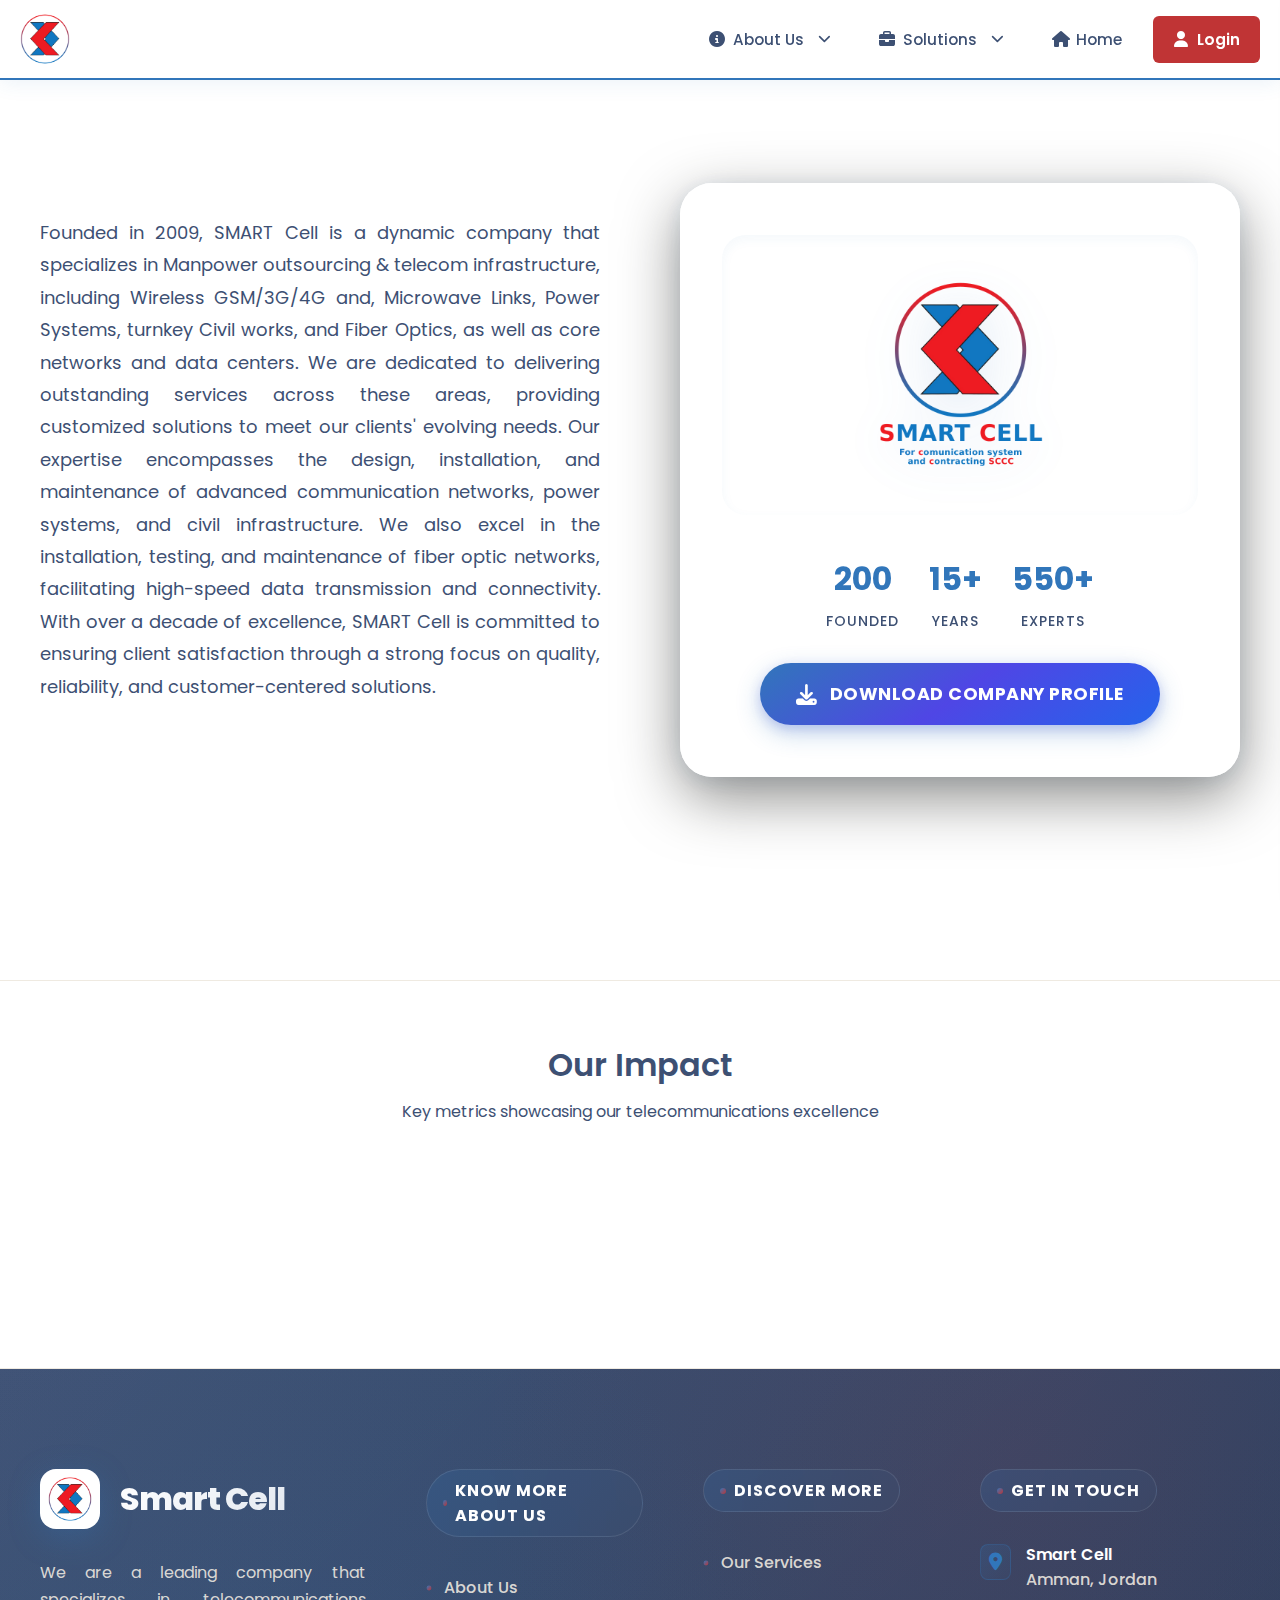
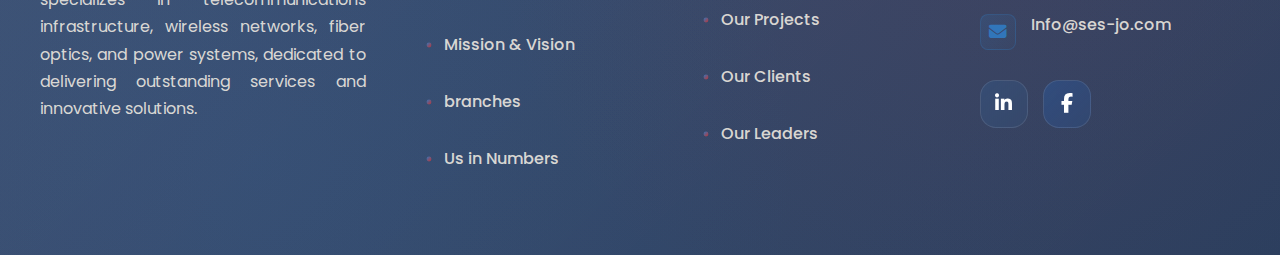
<file: html/index.html>
<!DOCTYPE html>
<html lang="en">

<head>
    <meta charset="UTF-8">
    <meta name="viewport" content="width=device-width, initial-scale=1.0">
    <title>Smart Cell</title>
    <link rel="stylesheet" href="https://cdnjs.cloudflare.com/ajax/libs/font-awesome/6.4.0/css/all.min.css">
    <link href="https://fonts.googleapis.com/css2?family=Poppins:wght@300;400;600;700&display=swap" rel="stylesheet">

    <link rel="stylesheet" href="../css/header.css">
    <link rel="stylesheet" href="../css/ourview.css">
    <link rel="stylesheet" href="../css/impact.css">
    <link rel="stylesheet" href="../css/footer.css">


    <style>
        html {
            scroll-behavior: smooth;
        }

        * {
            margin: 0;
            padding: 0;
            box-sizing: border-box;
            font-family: 'Poppins', sans-serif;
        }

        body {
            background-color: #efeae1;
            color: #2E2D29;
            min-height: 100vh;
            padding-top: 80px;
        }
    </style>
</head>

<body>
    <!-- Header -->
    <section id="header">
        <header>
            <nav>
                <div class="logo-container">
                    <img src="../media/company-logo/smartCellLogoNoTxt.png" alt="Smart Cell Logo" class="logo">
                </div>

                <ul class="nav-links">
                    <li class="nav-item dropdown">
                        <a href="about.html" class="nav-link">
                            <i class="fas fa-info-circle"></i> About Us <i class="fas fa-chevron-down"></i>
                        </a>
                        <div class="dropdown-menu">
                            <a href="about.html#branches" class="dropdown-item"><i
                                    class="fas fa-code-branch"></i> Branches</a>
                            <a href="about.html#policy" class="dropdown-item"><i class="fas fa-certificate"></i>
                                Policy &amp;
                                Certification</a>
                            <a href="about.html#orgchart" class="dropdown-item"><i class="fas fa-sitemap"></i>
                                Organization
                                Chart</a>
                            <a href="contact.html" class="dropdown-item"><i class="fas fa-phone"></i> Contact
                                Us</a>

                        </div>
                    </li>
                    <li class="nav-item dropdown">
                        <a href="solutions.html" class="nav-link">
                            <i class="fas fa-briefcase"></i> Solutions <i class="fas fa-chevron-down"></i>
                        </a>
                        <div class="dropdown-menu">
                            <a href="solutions.html#services" class="dropdown-item"><i class="fas fa-cogs"></i>
                                Services</a>
                            <a href="solutions.html#clients" class="dropdown-item"><i class="fas fa-handshake"></i>
                                Our Clients</a>
                            <a href="solutions.html#projects" class="dropdown-item"><i class="fas fa-box"></i>
                                Projects</a>
                        </div>
                    </li>
                    <li class="nav-item"><a href="index.html" class="nav-link"><i class="fas fa-home"></i>
                            Home</a></li>
                    <li class="nav-item"><a
                            href="https://ses-jo.com/pmonew/wp-login.php?redirect_to=https%3A%2F%2Fses-jo.com%2Fpmonew%2Fwp-admin%2F&reauth=1"
                            class="nav-link login-btn"><i class="fas fa-user"></i> Login</a>
                    </li>
                </ul>

                <button type="button" class="mobile-menu-btn"><i class="fas fa-bars"></i></button>
            </nav>
        </header>
    </section>

    <!-- Sidebar Menu -->
    <div class="sidebar">
        <button type="button" class="close-sidebar"><i class="fas fa-times"></i></button>
        <ul class="sidebar-links">
            <li class="sidebar-item">
                <a href="./about.html" class="sidebar-link sidebar-toggle" data-dropdown="about-dropdown">
                    <div class="sidebar-link-content">
                        <i class="fas fa-info-circle"></i>
                        <span>About Us</span>
                    </div>
                    <i class="fas fa-chevron-down sidebar-dropdown-icon"></i>
                </a>
                <div class="sidebar-dropdown" id="about-dropdown">
                    <a href="./about.html#branches" class="sidebar-dropdown-item">
                        <i class="fas fa-code-branch"></i>
                        <span>Branches</span>
                    </a>
                    <a href="./contact.html" class="sidebar-dropdown-item">
                        <i class="fas fa-phone"></i>
                        <span>Contact Us</span>
                    </a>
                    <a href="./about.html#policy" class="sidebar-dropdown-item">
                        <i class="fas fa-certificate"></i>
                        <span>Policy &amp; Certification</span>
                    </a>
                    <a href="./about.html#orgchart" class="sidebar-dropdown-item">
                        <i class="fas fa-sitemap"></i>
                        <span>Organization Chart</span>
                    </a>
                </div>
            </li>
            <li class="sidebar-item">
                <a href="./solutions.html" class="sidebar-link sidebar-toggle" data-dropdown="solutions-dropdown">
                    <div class="sidebar-link-content">
                        <i class="fas fa-briefcase"></i>
                        <span>Solutions</span>
                    </div>
                    <i class="fas fa-chevron-down sidebar-dropdown-icon"></i>
                </a>
                <div class="sidebar-dropdown" id="solutions-dropdown">
                    <a href="./solutions.html#services" class="sidebar-dropdown-item">
                        <i class="fas fa-cogs"></i>
                        <span>Services</span>
                    </a>
                    <a href="./solutions.html#clients" class="sidebar-dropdown-item">
                        <i class="fas fa-handshake"></i>
                        <span>Our Clients</span>
                    </a>
                    <a href="./solutions.html#projects" class="sidebar-dropdown-item">
                        <i class="fas fa-box"></i>
                        <span>projects</span>
                    </a>
                </div>
            </li>
            <li class="sidebar-item">
                <a href="./index.html" class="sidebar-link">
                    <div class="sidebar-link-content">
                        <i class="fas fa-home"></i>
                        <span>Home</span>
                    </div>
                </a>
            </li>
            <li class="sidebar-item">
                <a href="https://ses-jo.com/pmonew/wp-login.php?redirect_to=https%3A%2F%2Fses-jo.com%2Fpmonew%2Fwp-admin%2F&reauth=1"
                    class="sidebar-link" style="color: #3176ba;">
                    <div class="sidebar-link-content">
                        <i class="fas fa-user"></i>
                        <span>Login</span>
                    </div>
                </a>
            </li>
        </ul>
    </div>


    <!-- HOME SECTION -->
    <section id="our-view">
        <div class="our-view-container">
            <div class="our-view-content">
                <p class="our-view-text fade-in-left">
                    Founded in 2009, SMART Cell is a dynamic
                    company that specializes in Manpower outsourcing &amp; telecom
                    infrastructure, including Wireless GSM/3G/4G and, Microwave Links, Power Systems, turnkey Civil
                    works, and Fiber Optics, as well as core
                    networks and data centers. We are dedicated to delivering
                    outstanding services across these areas, providing customized solutions to meet our clients'
                    evolving needs. Our expertise encompasses the design, installation, and maintenance of advanced
                        communication networks, power systems, and civil infrastructure. We also excel in the
                    installation,
                    testing, and maintenance of fiber optic networks, facilitating high-speed data transmission and
                    connectivity. With over a decade of excellence, SMART Cell is committed to ensuring client
                    satisfaction through a strong focus on quality,
                        reliability, and customer-centered solutions.
                </p>
            </div>

            <div class="our-view-logo-container fade-in-right">
                <div class="logo-frame">
                    <img src="../media/company-logo/smartCellLogoWTxt.png" alt="Smart Cell Company Logo"
                        class="company-logo">
                </div>

                <div class="stats-row fade-in-up">
                    <div class="stat-item">
                        <span class="stat-number">2009</span>
                        <span class="stat-label">Founded</span>
                    </div>
                    <div class="stat-item">
                        <span class="stat-number">15+</span>
                        <span class="stat-label">Years</span>
                    </div>
                    <div class="stat-item">
                        <span class="stat-number">550+</span>
                        <span class="stat-label">Experts</span>
                    </div>
                </div>

                <a href="../media/COMPANYPROFILE2.pdf" download="Smart_Cell_Brochure.pdf" class="download-button">
                    <i class="fas fa-download"></i>
                    Download Company Profile
                </a>
            </div>
        </div>
    </section>

    <!-- IMPACT COUNTER SECTION -->
    <section id="impact">
        <div class="impact-container">
            <div class="impact-header">
                <h2 class="impact-title">Our Impact</h2>
                <p class="impact-subtitle">Key metrics showcasing our telecommunications excellence</p>
            </div>

            <!-- <div class="layout-toggle">
                <button type="button" class="toggle-btn active" onclick="switchLayout('grid')">Grid View</button>
                <button type="button" class="toggle-btn" onclick="switchLayout('horizontal')">Compact View</button>
            </div> -->

            <div class="counters-grid" id="gridLayout">
                <div class="counter-item">
                    <div class="counter-top">
                        <i class="fas fa-broadcast-tower counter-icon"></i>
                        <span class="counter-number">10K+</span>
                    </div>
                    <div class="counter-label">Sites Total</div>
                </div>

                <div class="counter-item">
                    <div class="counter-top">
                        <i class="fas fa-calendar-alt counter-icon"></i>
                        <span class="counter-number">15+</span>
                    </div>
                    <div class="counter-label">Years in Business</div>
                </div>

                <div class="counter-item">
                    <div class="counter-top">
                        <i class="fas fa-users counter-icon"></i>
                        <span class="counter-number">550+</span>
                    </div>
                    <div class="counter-label">Team Members</div>
                </div>

                <div class="counter-item">
                    <div class="counter-top">
                        <i class="fas fa-project-diagram counter-icon"></i>
                        <span class="counter-number">100+</span>
                    </div>
                    <div class="counter-label">Projects Total</div>
                </div>
            </div>

            <!-- <div class="counters-horizontal" id="horizontalLayout">
                <div class="counter-horizontal">
                    <i class="fas fa-broadcast-tower counter-icon"></i>
                    <span class="counter-number">10K+</span>
                    <div class="counter-label">Sites Total</div>
                </div>

                <div class="counter-horizontal">
                    <i class="fas fa-calendar-alt counter-icon"></i>
                    <span class="counter-number">15+</span>
                    <div class="counter-label">Years in Business</div>
                </div>

                <div class="counter-horizontal">
                    <i class="fas fa-users counter-icon"></i>
                    <span class="counter-number">550+</span>
                    <div class="counter-label">Team Members</div>
                </div>

                <div class="counter-horizontal">
                    <i class="fas fa-project-diagram counter-icon"></i>
                    <span class="counter-number">100+</span>
                    <div class="counter-label">Projects Total</div>
                </div>
            </div> -->
        </div>
    </section>



    <!-- Footer Section -->
    <footer class="footer">
        <div class="footer-container">
            <!-- Company Info Section -->
            <div class="footer-section footer-logo-section">
                <div class="footer-brand">
                    <img src="../media/company-logo/smartCellLogoNoTxt.png" alt="Smart Cell Logo" class="footer-logo">
                    <div class="brand-text">
                        <h2>Smart Cell</h2>
                    </div>
                </div>
                <p class="footer-description">
                    We are a leading company that specializes in telecommunications infrastructure,
                    wireless networks,
                    fiber optics, and power systems, dedicated to delivering outstanding services and
                    innovative
                    solutions.
                </p>
            </div>

            <!-- About Section -->
            <div class="footer-section">
                <h3>Know More About Us</h3>
                <ul class="footer-links">
                    <li><a href="./about.html">About Us</a></li>
                    <li><a href="./about.html#Mission">Mission &amp; Vision</a></li>
                    <li><a href="./about.html#branches">branches</a></li>
                    <li><a href="./index.html#impact">Us in Numbers</a></li>
                </ul>
            </div>

            <!-- Services Section -->
            <div class="footer-section">
                <h3>Discover More</h3>
                <ul class="footer-links">
                    <li><a href="./solutions.html#services">Our Services</a></li>
                    <li><a href="./solutions.html#projects">Our Projects</a></li>
                    <li><a href="./solutions.html#clients">Our Clients</a></li>
                    <li><a href="./about.html#orgchart">Our Leaders</a></li>
                </ul>
            </div>

            <!-- Contact Section -->
            <div class="footer-section">
                <h3>Get In Touch</h3>
                <ul class="contact-info">
                    <li>
                        <i class="fas fa-map-marker-alt"></i>
                        <div>
                            <strong>Smart Cell</strong><br>
                            <a href="maps.app.goo.gl/vUUm9ZsDPnqF1iNi9?g_st=ipc" target="_blank">Amman, Jordan</a>
                        </div>
                    </li>
                    <li>
                        <i class="fas fa-envelope"></i>
                        <a href="mailto:Info@ses-jo.com">Info@ses-jo.com</a>
                    </li>
                </ul>
                <div class="social-media">
                    <a href="https://www.linkedin.com/company/smart-company-for-engineering-services-ses/posts/?feedView=all"
                        class="social-link linkedin" target="_blank">
                        <i class="fab fa-linkedin-in"></i>
                    </a>
                    <a href="https://www.facebook.com/profile.php?id=100057405882020&mibextid=ZbWKwL"
                        class="social-link facebook" target="_blank">
                        <i class="fab fa-facebook-f"></i>
                    </a>
                </div>
            </div>
        </div>
    </footer>

    <!-- JavaScript Files -->
    <script src="../js/header.js"></script>
    <script src="../js/ourview.js"></script>
    <script src="../js/impact.js"></script>

</body>

</html>
</file>
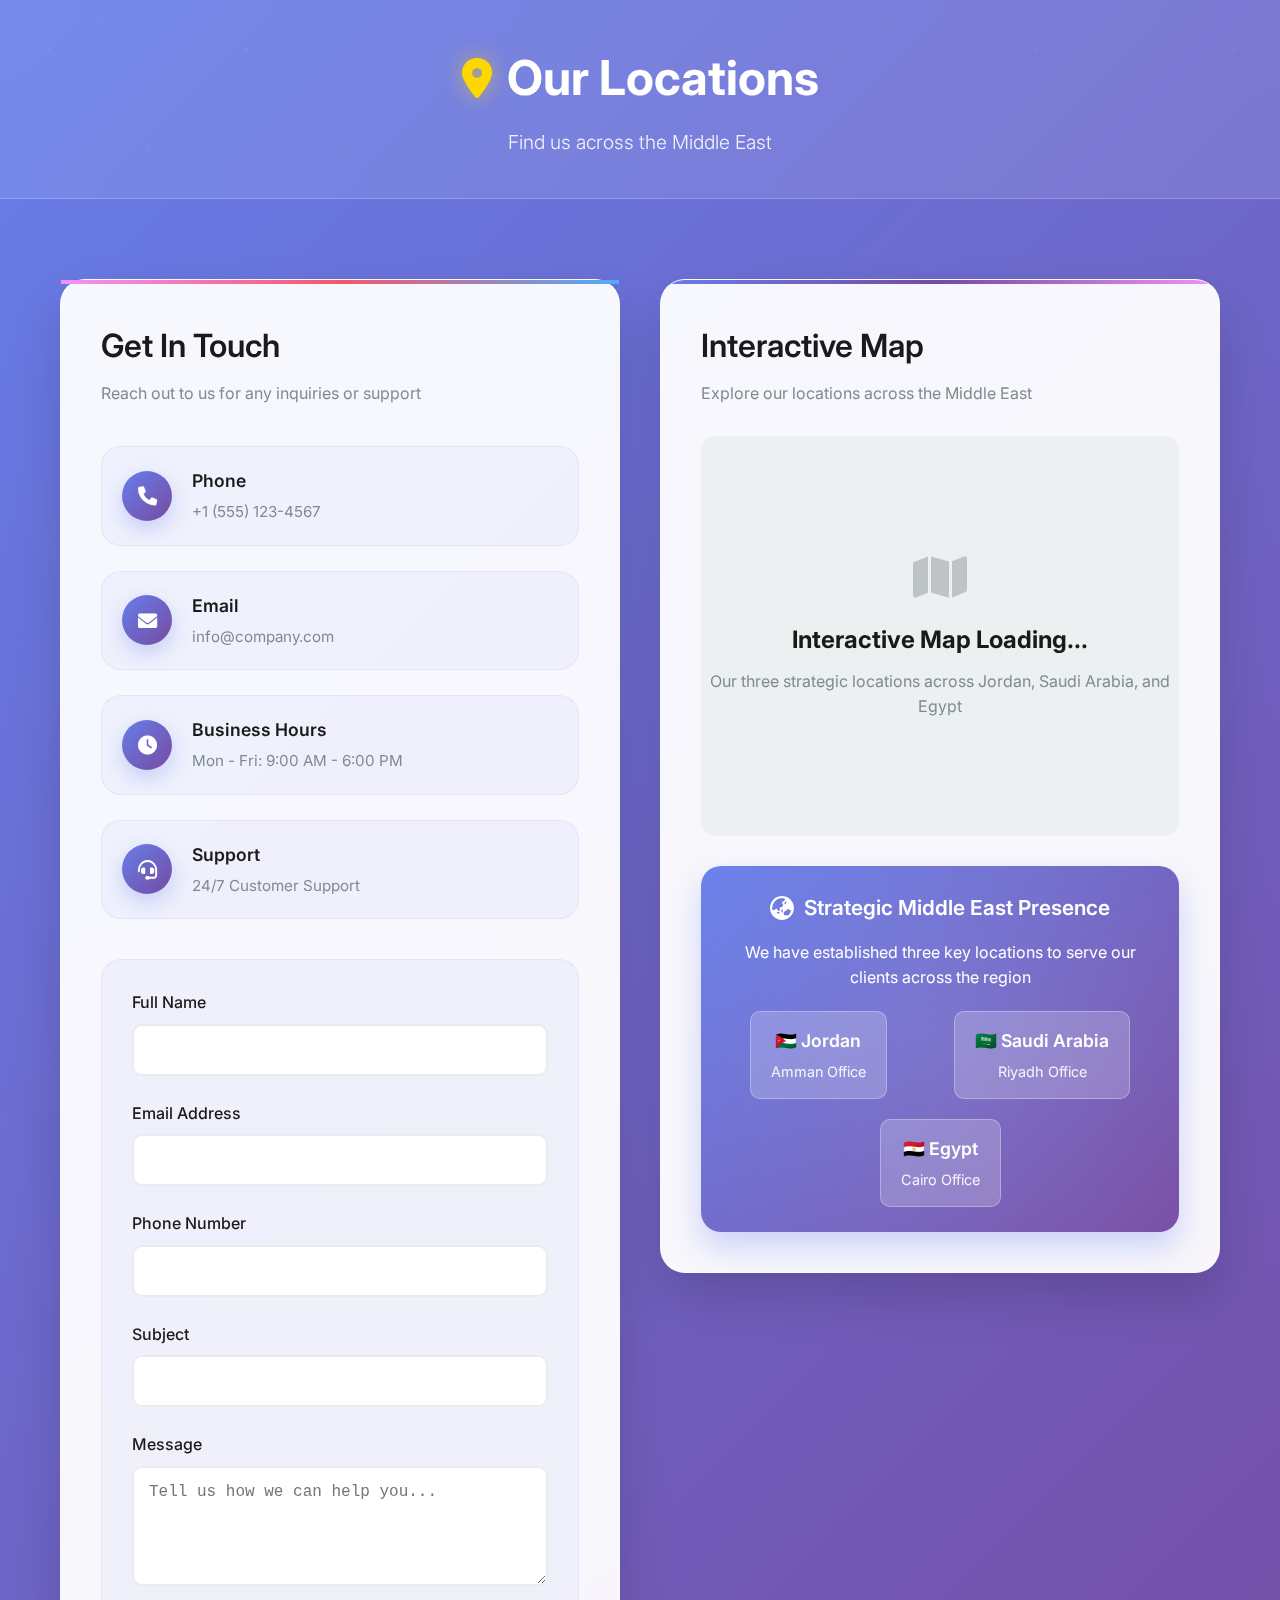
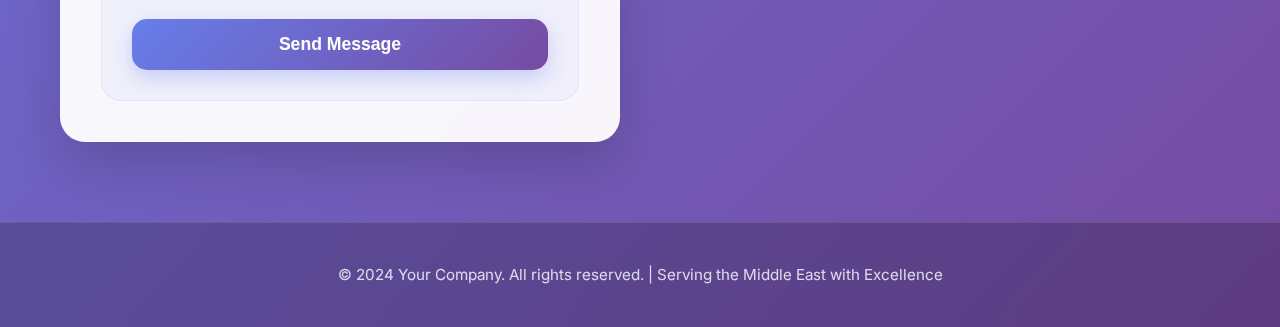
<file: contacttest.html>
<!DOCTYPE html>
<html lang="en">
<head>
    <meta charset="UTF-8">
    <meta name="viewport" content="width=device-width, initial-scale=1.0">
    <title>Contact Us - Our Locations</title>
    <link href="https://fonts.googleapis.com/css2?family=Inter:wght@300;400;500;600;700&display=swap" rel="stylesheet">
    <link rel="stylesheet" href="https://cdnjs.cloudflare.com/ajax/libs/font-awesome/6.0.0/css/all.min.css">
    <style>
        * {
            margin: 0;
            padding: 0;
            box-sizing: border-box;
        }

        body {
            font-family: 'Inter', sans-serif;
            line-height: 1.6;
            color: #1a1a1a;
            background: linear-gradient(135deg, #667eea 0%, #764ba2 100%);
            min-height: 100vh;
        }

        .container {
            max-width: 1200px;
            margin: 0 auto;
            padding: 0 20px;
        }

        /* Header */
        .header {
            background: rgba(255, 255, 255, 0.1);
            backdrop-filter: blur(20px);
            color: white;
            padding: 40px 0;
            text-align: center;
            position: relative;
            overflow: hidden;
            border-bottom: 1px solid rgba(255, 255, 255, 0.2);
        }

        .header::before {
            content: '';
            position: absolute;
            top: 0;
            left: 0;
            right: 0;
            bottom: 0;
            background: url('data:image/svg+xml,<svg xmlns="http://www.w3.org/2000/svg" viewBox="0 0 100 100"><defs><pattern id="grain" width="100" height="100" patternUnits="userSpaceOnUse"><circle cx="25" cy="25" r="1" fill="white" opacity="0.1"/><circle cx="75" cy="75" r="1" fill="white" opacity="0.1"/><circle cx="50" cy="10" r="0.5" fill="white" opacity="0.1"/></pattern></defs><rect width="100" height="100" fill="url(%23grain)"/></svg>');
            opacity: 0.3;
        }

        .header-content {
            position: relative;
            z-index: 2;
        }

        .header h1 {
            font-size: 3rem;
            font-weight: 700;
            margin-bottom: 10px;
            display: flex;
            align-items: center;
            justify-content: center;
            gap: 15px;
        }

        .header .location-icon {
            font-size: 2.5rem;
            color: #ffd700;
            text-shadow: 0 0 20px rgba(255, 215, 0, 0.5);
        }

        .header p {
            font-size: 1.2rem;
            opacity: 0.9;
            font-weight: 300;
        }

        /* Main Content */
        .main-content {
            padding: 80px 0;
        }

        .content-grid {
            display: grid;
            grid-template-columns: 1fr 1fr;
            gap: 40px;
            align-items: start;
        }

        /* Map Section */
        .map-section {
            background: rgba(255, 255, 255, 0.95);
            backdrop-filter: blur(20px);
            border-radius: 25px;
            padding: 40px;
            box-shadow: 0 25px 50px rgba(0,0,0,0.15);
            position: relative;
            overflow: hidden;
            border: 1px solid rgba(255, 255, 255, 0.3);
        }

        .map-section::before {
            content: '';
            position: absolute;
            top: 0;
            left: 0;
            right: 0;
            height: 4px;
            background: linear-gradient(90deg, #667eea, #764ba2, #f093fb);
        }

        .map-header {
            margin-bottom: 30px;
        }

        .map-header h2 {
            font-size: 2rem;
            font-weight: 600;
            color: #1a1a1a;
            margin-bottom: 10px;
        }

        .map-header p {
            color: #7f8c8d;
            font-size: 1rem;
        }

        .map-container {
            height: 400px;
            border-radius: 15px;
            overflow: hidden;
            position: relative;
            background: #ecf0f1;
            display: flex;
            align-items: center;
            justify-content: center;
        }

        .map-placeholder {
            text-align: center;
            color: #7f8c8d;
        }

        .map-placeholder i {
            font-size: 3rem;
            margin-bottom: 20px;
            color: #bdc3c7;
        }

        .map-placeholder h3 {
            font-size: 1.5rem;
            margin-bottom: 10px;
            color: #1a1a1a;
        }

        .map-placeholder p {
            font-size: 1rem;
            line-height: 1.6;
        }

        .locations-note {
            background: linear-gradient(135deg, #667eea, #764ba2);
            color: white;
            padding: 25px;
            border-radius: 20px;
            margin-top: 30px;
            text-align: center;
            position: relative;
            overflow: hidden;
            box-shadow: 0 15px 30px rgba(102, 126, 234, 0.3);
        }

        .locations-note::before {
            content: '';
            position: absolute;
            top: -50%;
            left: -50%;
            width: 200%;
            height: 200%;
            background: radial-gradient(circle, rgba(255,255,255,0.1) 0%, transparent 70%);
            animation: shimmer 3s ease-in-out infinite;
        }

        @keyframes shimmer {
            0%, 100% { transform: translateX(-100%) translateY(-100%) rotate(30deg); }
            50% { transform: translateX(100%) translateY(100%) rotate(30deg); }
        }

        .locations-note-content {
            position: relative;
            z-index: 2;
        }

        .locations-note h3 {
            font-size: 1.3rem;
            font-weight: 600;
            margin-bottom: 15px;
            display: flex;
            align-items: center;
            justify-content: center;
            gap: 10px;
        }

        .locations-note .flag-icon {
            font-size: 1.5rem;
        }

        .locations-list {
            display: flex;
            justify-content: space-around;
            flex-wrap: wrap;
            gap: 20px;
            margin-top: 20px;
        }

        .location-item {
            background: rgba(255,255,255,0.2);
            padding: 15px 20px;
            border-radius: 10px;
            backdrop-filter: blur(10px);
            border: 1px solid rgba(255,255,255,0.3);
            transition: transform 0.3s ease;
        }

        .location-item:hover {
            transform: translateY(-5px);
        }

        .location-item h4 {
            font-size: 1.1rem;
            font-weight: 600;
            margin-bottom: 5px;
        }

        .location-item p {
            font-size: 0.9rem;
            opacity: 0.9;
        }

        /* Contact Info Section */
        .contact-section {
            background: rgba(255, 255, 255, 0.95);
            backdrop-filter: blur(20px);
            border-radius: 25px;
            padding: 40px;
            box-shadow: 0 25px 50px rgba(0,0,0,0.15);
            position: relative;
            border: 1px solid rgba(255, 255, 255, 0.3);
        }

        .contact-section::before {
            content: '';
            position: absolute;
            top: 0;
            left: 0;
            right: 0;
            height: 4px;
            background: linear-gradient(90deg, #f093fb, #f5576c, #4facfe);
        }

        .contact-header {
            margin-bottom: 40px;
        }

        .contact-header h2 {
            font-size: 2rem;
            font-weight: 600;
            color: #1a1a1a;
            margin-bottom: 10px;
        }

        .contact-header p {
            color: #7f8c8d;
            font-size: 1rem;
        }

        .contact-info {
            margin-bottom: 40px;
        }

        .contact-item {
            display: flex;
            align-items: center;
            gap: 20px;
            margin-bottom: 25px;
            padding: 20px;
            background: rgba(102, 126, 234, 0.05);
            border-radius: 20px;
            transition: all 0.3s ease;
            border: 1px solid rgba(102, 126, 234, 0.1);
        }

        .contact-item:hover {
            background: rgba(102, 126, 234, 0.1);
            transform: translateX(10px);
            box-shadow: 0 10px 25px rgba(102, 126, 234, 0.2);
        }

        .contact-item .icon {
            width: 50px;
            height: 50px;
            background: linear-gradient(135deg, #667eea, #764ba2);
            border-radius: 50%;
            display: flex;
            align-items: center;
            justify-content: center;
            color: white;
            font-size: 1.2rem;
            box-shadow: 0 8px 20px rgba(102, 126, 234, 0.3);
        }

        .contact-item .info h4 {
            font-size: 1.1rem;
            font-weight: 600;
            color: #1a1a1a;
            margin-bottom: 5px;
        }

        .contact-item .info p {
            color: #7f8c8d;
            font-size: 0.95rem;
        }

        /* Contact Form */
        .contact-form {
            background: rgba(102, 126, 234, 0.05);
            padding: 30px;
            border-radius: 20px;
            border: 1px solid rgba(102, 126, 234, 0.1);
        }

        .form-group {
            margin-bottom: 25px;
        }

        .form-group label {
            display: block;
            margin-bottom: 8px;
            font-weight: 500;
            color: #1a1a1a;
        }

        .form-group input,
        .form-group textarea {
            width: 100%;
            padding: 15px;
            border: 2px solid #e9ecef;
            border-radius: 10px;
            font-size: 1rem;
            transition: all 0.3s ease;
            background: white;
        }

        .form-group input:focus,
        .form-group textarea:focus {
            outline: none;
            border-color: #667eea;
            box-shadow: 0 0 0 3px rgba(102, 126, 234, 0.1);
        }

        .form-group textarea {
            resize: vertical;
            min-height: 120px;
        }

        .submit-btn {
            background: linear-gradient(135deg, #667eea, #764ba2);
            color: white;
            padding: 15px 40px;
            border: none;
            border-radius: 15px;
            font-size: 1.1rem;
            font-weight: 600;
            cursor: pointer;
            transition: all 0.3s ease;
            width: 100%;
            box-shadow: 0 8px 20px rgba(102, 126, 234, 0.3);
        }

        .submit-btn:hover {
            background: linear-gradient(135deg, #764ba2, #667eea);
            transform: translateY(-2px);
            box-shadow: 0 15px 30px rgba(102, 126, 234, 0.4);
        }

        /* Footer */
        .footer {
            background: rgba(0, 0, 0, 0.2);
            backdrop-filter: blur(20px);
            color: white;
            text-align: center;
            padding: 40px 0;
            border-top: 1px solid rgba(255, 255, 255, 0.1);
        }

        .footer p {
            opacity: 0.8;
            font-size: 0.95rem;
        }

        /* Responsive Design */
        @media (max-width: 768px) {
            .header h1 {
                font-size: 2rem;
                flex-direction: column;
                gap: 10px;
            }

            .header .location-icon {
                font-size: 2rem;
            }

            .content-grid {
                grid-template-columns: 1fr;
                gap: 40px;
            }

            .map-section,
            .contact-section {
                padding: 30px 20px;
            }

            .locations-list {
                flex-direction: column;
                align-items: center;
            }

            .location-item {
                width: 100%;
                max-width: 300px;
            }

            .contact-item {
                flex-direction: column;
                text-align: center;
                gap: 15px;
            }

            .contact-item:hover {
                transform: translateY(-5px);
            }
        }

        @media (max-width: 480px) {
            .header {
                padding: 40px 0;
            }

            .header h1 {
                font-size: 1.8rem;
            }

            .main-content {
                padding: 40px 0;
            }

            .map-container {
                height: 300px;
            }

            .map-section,
            .contact-section {
                padding: 20px 15px;
            }
        }

        /* Loading Animation */
        .loading {
            display: inline-block;
            width: 20px;
            height: 20px;
            border: 3px solid rgba(255,255,255,.3);
            border-radius: 50%;
            border-top-color: #fff;
            animation: spin 1s ease-in-out infinite;
        }

        @keyframes spin {
            to { transform: rotate(360deg); }
        }
    </style>
</head>
<body>
    <!-- Header -->
    <header class="header">
        <div class="container">
            <div class="header-content">
                <h1>
                    <i class="fas fa-map-marker-alt location-icon"></i>
                    Our Locations
                </h1>
                <p>Find us across the Middle East</p>
            </div>
        </div>
    </header>

    <!-- Main Content -->
    <main class="main-content">
        <div class="container">
            <div class="content-grid">
                <!-- Contact Section -->
                <section class="contact-section">
                    <div class="contact-header">
                        <h2>Get In Touch</h2>
                        <p>Reach out to us for any inquiries or support</p>
                    </div>

                    <div class="contact-info">
                        <div class="contact-item">
                            <div class="icon">
                                <i class="fas fa-phone"></i>
                            </div>
                            <div class="info">
                                <h4>Phone</h4>
                                <p>+1 (555) 123-4567</p>
                            </div>
                        </div>

                        <div class="contact-item">
                            <div class="icon">
                                <i class="fas fa-envelope"></i>
                            </div>
                            <div class="info">
                                <h4>Email</h4>
                                <p>info@company.com</p>
                            </div>
                        </div>

                        <div class="contact-item">
                            <div class="icon">
                                <i class="fas fa-clock"></i>
                            </div>
                            <div class="info">
                                <h4>Business Hours</h4>
                                <p>Mon - Fri: 9:00 AM - 6:00 PM</p>
                            </div>
                        </div>

                        <div class="contact-item">
                            <div class="icon">
                                <i class="fas fa-headset"></i>
                            </div>
                            <div class="info">
                                <h4>Support</h4>
                                <p>24/7 Customer Support</p>
                            </div>
                        </div>
                    </div>

                    <form class="contact-form" id="contactForm">
                        <div class="form-group">
                            <label for="name">Full Name</label>
                            <input type="text" id="name" name="name" required>
                        </div>

                        <div class="form-group">
                            <label for="email">Email Address</label>
                            <input type="email" id="email" name="email" required>
                        </div>

                        <div class="form-group">
                            <label for="phone">Phone Number</label>
                            <input type="tel" id="phone" name="phone">
                        </div>

                        <div class="form-group">
                            <label for="subject">Subject</label>
                            <input type="text" id="subject" name="subject" required>
                        </div>

                        <div class="form-group">
                            <label for="message">Message</label>
                            <textarea id="message" name="message" placeholder="Tell us how we can help you..." required></textarea>
                        </div>

                        <button type="submit" class="submit-btn">
                            <span class="btn-text">Send Message</span>
                            <span class="loading" style="display: none;"></span>
                        </button>
                    </form>
                </section>

                <!-- Map Section -->
                <section class="map-section">
                    <div class="map-header">
                        <h2>Interactive Map</h2>
                        <p>Explore our locations across the Middle East</p>
                    </div>
                    
                    <div class="map-container" id="map">
                        <div class="map-placeholder">
                            <i class="fas fa-map"></i>
                            <h3>Interactive Map Loading...</h3>
                            <p>Our three strategic locations across Jordan, Saudi Arabia, and Egypt</p>
                        </div>
                    </div>

                    <div class="locations-note">
                        <div class="locations-note-content">
                            <h3>
                                <i class="fas fa-globe-asia flag-icon"></i>
                                Strategic Middle East Presence
                            </h3>
                            <p>We have established three key locations to serve our clients across the region</p>
                            
                            <div class="locations-list">
                                <div class="location-item">
                                    <h4>🇯🇴 Jordan</h4>
                                    <p>Amman Office</p>
                                </div>
                                <div class="location-item">
                                    <h4>🇸🇦 Saudi Arabia</h4>
                                    <p>Riyadh Office</p>
                                </div>
                                <div class="location-item">
                                    <h4>🇪🇬 Egypt</h4>
                                    <p>Cairo Office</p>
                                </div>
                            </div>
                        </div>
                    </div>
                </section>
            </div>
        </div>
    </main>

    <!-- Footer -->
    <footer class="footer">
        <div class="container">
            <p>&copy; 2024 Your Company. All rights reserved. | Serving the Middle East with Excellence</p>
        </div>
    </footer>

    <script>
        // Form submission handling
        document.getElementById('contactForm').addEventListener('submit', function(e) {
            e.preventDefault();
            
            const submitBtn = this.querySelector('.submit-btn');
            const btnText = submitBtn.querySelector('.btn-text');
            const loading = submitBtn.querySelector('.loading');
            
            // Show loading state
            btnText.style.display = 'none';
            loading.style.display = 'inline-block';
            submitBtn.disabled = true;
            
            // Simulate form submission
            setTimeout(() => {
                btnText.style.display = 'inline';
                loading.style.display = 'none';
                submitBtn.disabled = false;
                
                // Show success message
                alert('Thank you for your message! We will get back to you soon.');
                this.reset();
            }, 2000);
        });

        // Initialize map (placeholder for Google Maps integration)
        function initMap() {
            // This would be replaced with actual Google Maps API integration
            const mapContainer = document.getElementById('map');
            
            // Simulate map loading
            setTimeout(() => {
                mapContainer.innerHTML = `
                    <div class="map-placeholder">
                        <i class="fas fa-map-marked-alt" style="color: #3498db;"></i>
                        <h3>Interactive Map Ready</h3>
                        <p>Map showing our three locations: Jordan, Saudi Arabia, and Egypt</p>
                        <p style="font-size: 0.9rem; margin-top: 10px; color: #95a5a6;">
                            <i class="fas fa-info-circle"></i> 
                            Google Maps integration ready - Add your API key to enable
                        </p>
                    </div>
                `;
            }, 1500);
        }

        // Initialize map when page loads
        document.addEventListener('DOMContentLoaded', initMap);

        // Smooth scrolling for any anchor links
        document.querySelectorAll('a[href^="#"]').forEach(anchor => {
            anchor.addEventListener('click', function (e) {
                e.preventDefault();
                document.querySelector(this.getAttribute('href')).scrollIntoView({
                    behavior: 'smooth'
                });
            });
        });

        // Add some interactive animations
        const observerOptions = {
            threshold: 0.1,
            rootMargin: '0px 0px -50px 0px'
        };

        const observer = new IntersectionObserver((entries) => {
            entries.forEach(entry => {
                if (entry.isIntersecting) {
                    entry.target.style.opacity = '1';
                    entry.target.style.transform = 'translateY(0)';
                }
            });
        }, observerOptions);

        // Observe elements for animation
        document.querySelectorAll('.map-section, .contact-section').forEach(el => {
            el.style.opacity = '0';
            el.style.transform = 'translateY(30px)';
            el.style.transition = 'opacity 0.6s ease, transform 0.6s ease';
            observer.observe(el);
        });
    </script>
</body>
</html>
</file>
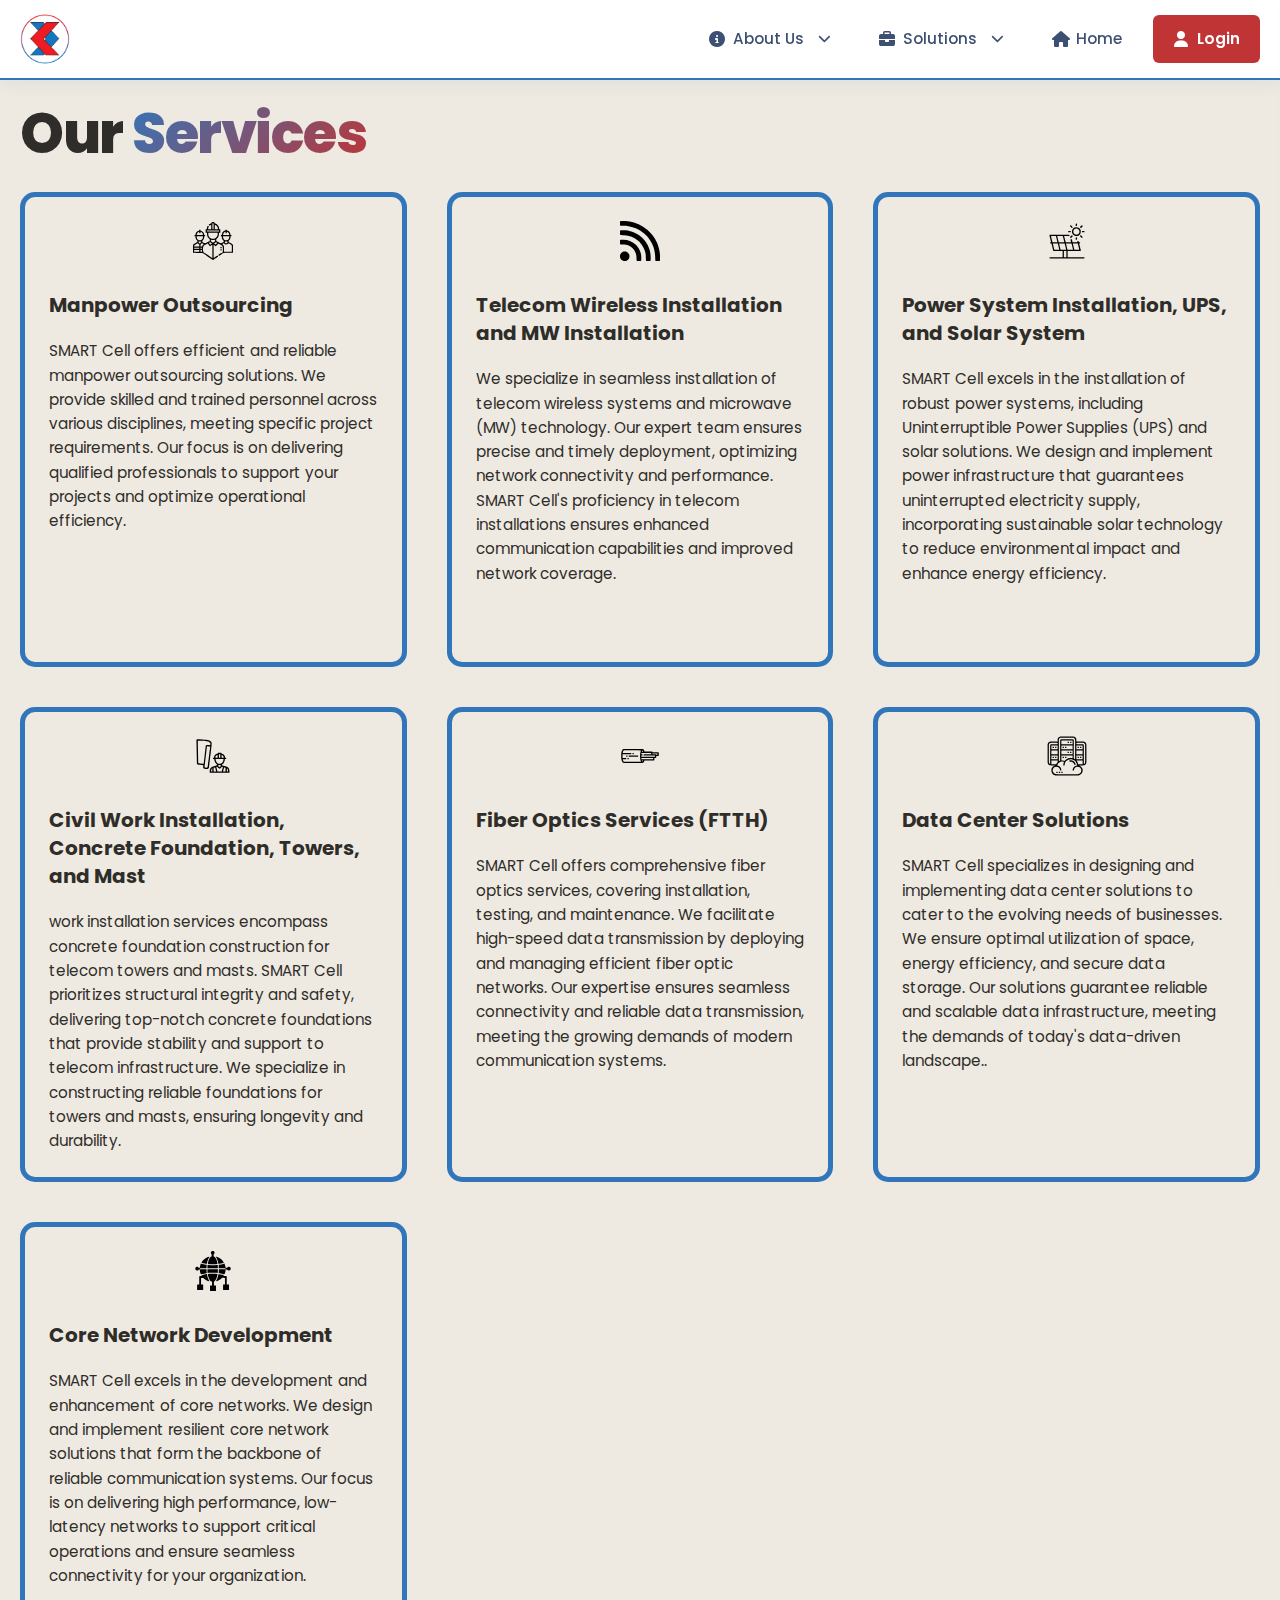
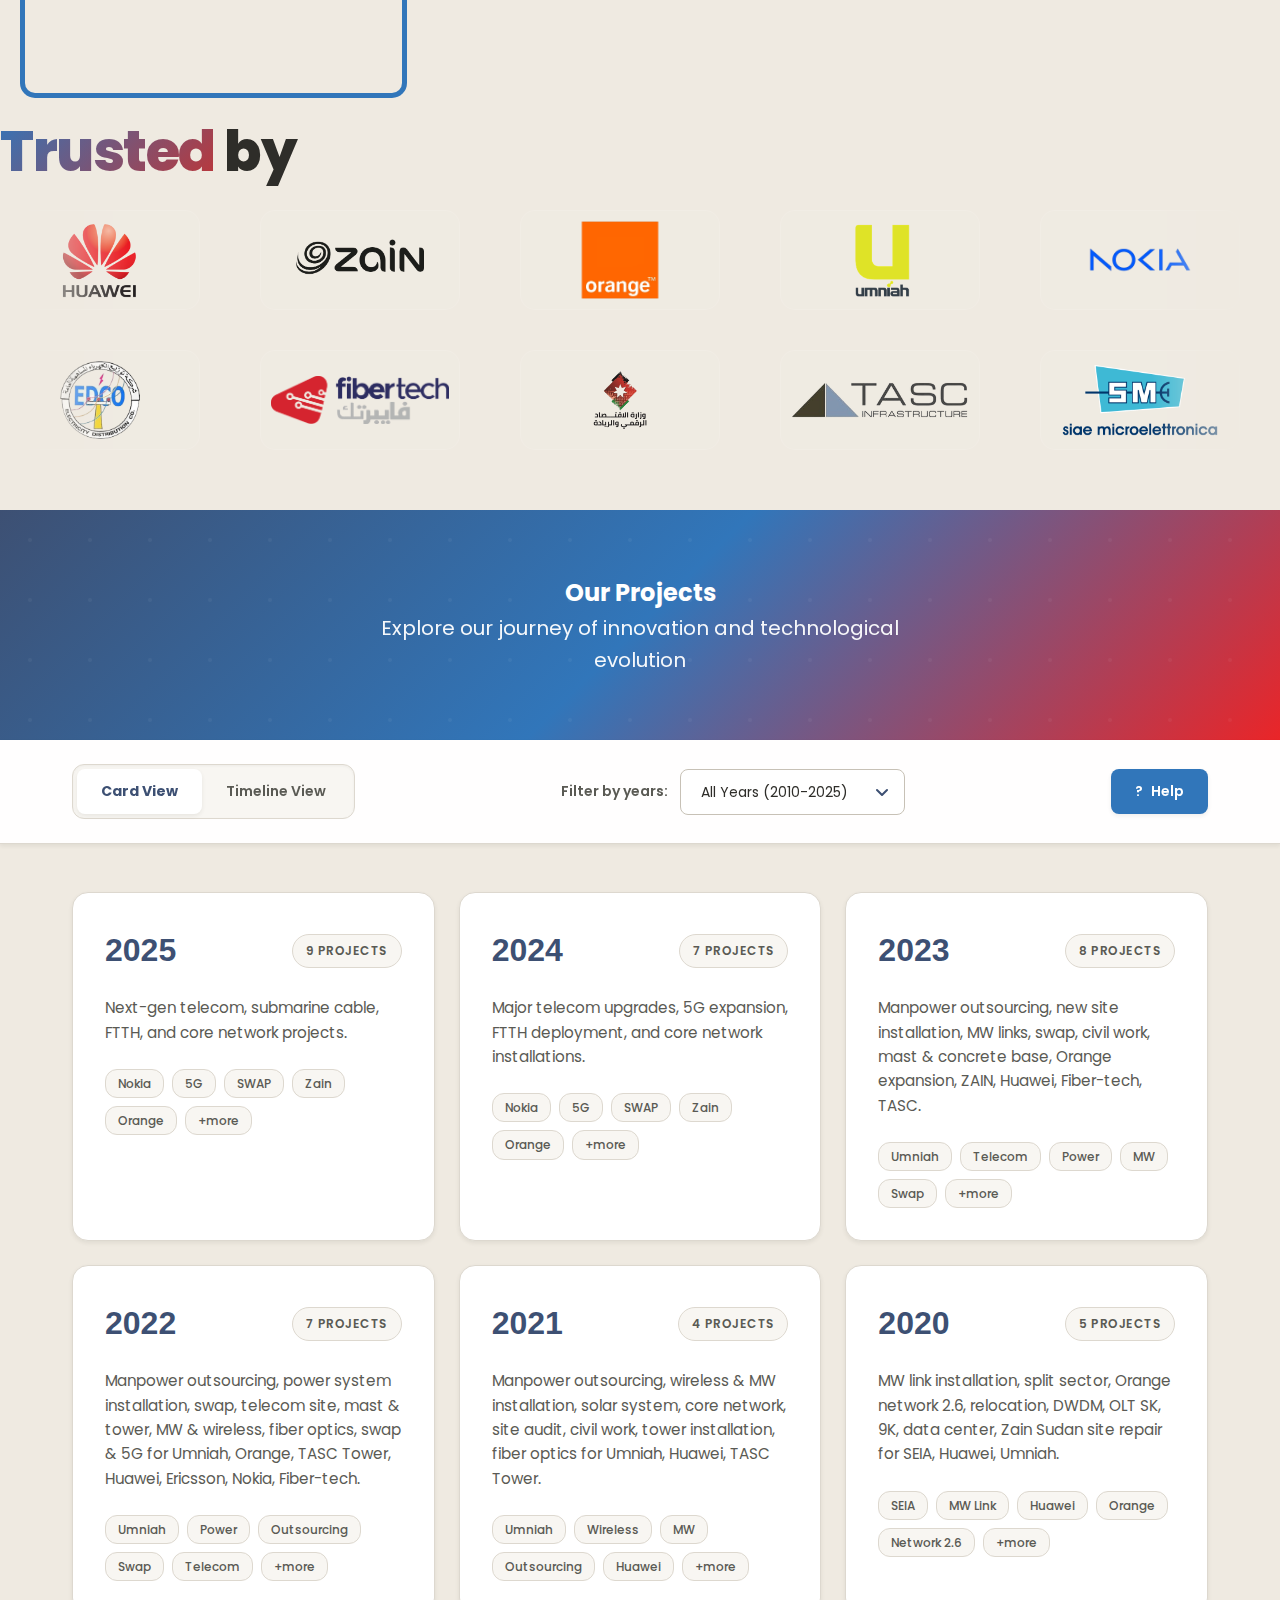
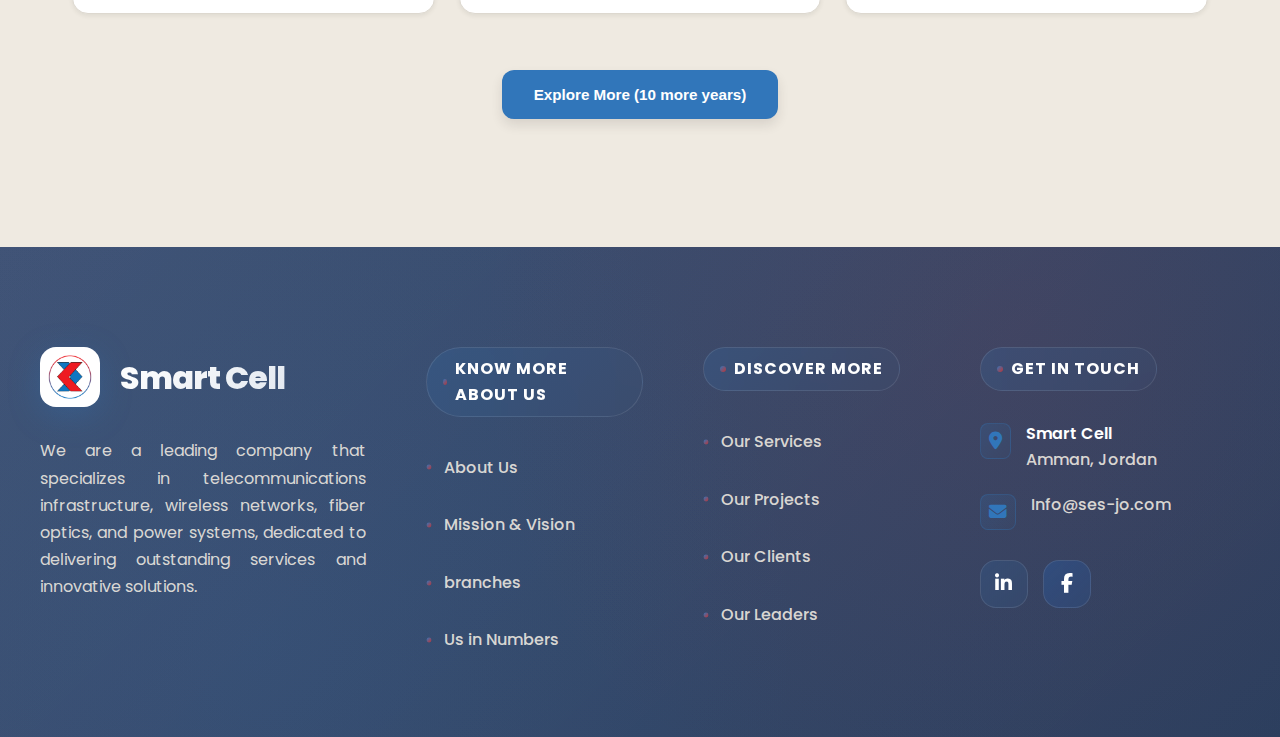
<file: html/solutions.html>
<!DOCTYPE html>
<html lang="en">

<head>
    <meta charset="UTF-8">
    <meta name="viewport" content="width=device-width, initial-scale=1.0">
    <title>Smart Cell</title>
    <link rel="stylesheet" href="https://cdnjs.cloudflare.com/ajax/libs/font-awesome/6.4.0/css/all.min.css">
    <link href="https://fonts.googleapis.com/css2?family=Poppins:wght@300;400;600;700&display=swap" rel="stylesheet">

    <link rel="stylesheet" href="../css/header.css">
    <link rel="stylesheet" href="../css/clients.css">
    <link rel="stylesheet" href="../css/services.css">
    <link rel="stylesheet" href="../css/generic.css">
    <link rel="stylesheet" href="../css/projects.css">
    <link rel="stylesheet" href="../css/footer.css">


    <style>
        html{
            scroll-behavior: smooth; 
        }
        * {
            margin: 0;
            padding: 0;
            box-sizing: border-box;
            font-family: 'Poppins', sans-serif;
        }

        body {
            background-color: #efeae1;
            color: #2E2D29;
            min-height: 100vh;
            padding-top: 80px;
        }
    </style>
</head>

<body>
    <!-- Header -->
    <section id="header">
        <header>
            <nav>
                <div class="logo-container">
                    <img src="../media/company-logo/smartCellLogoNoTxt.png" alt="Smart Cell Logo" class="logo">
                </div>

                <ul class="nav-links">
                    <li class="nav-item dropdown">
                        <a href="about.html" class="nav-link">
                            <i class="fas fa-info-circle"></i> About Us <i class="fas fa-chevron-down"></i>
                        </a>
                        <div class="dropdown-menu">
                            <a href="about.html#branches" class="dropdown-item"><i class="fas fa-code-branch"></i> Branches</a>
                            <a href="about.html#policy" class="dropdown-item"><i class="fas fa-certificate"></i> Policy &amp;
                                Certification</a>
                            <a href="about.html#orgchart" class="dropdown-item"><i class="fas fa-sitemap"></i> Organization
                                Chart</a>
                            <a href="contact.html" class="dropdown-item"><i class="fas fa-phone"></i> Contact
                                Us</a>

                        </div>
                    </li>
                    <li class="nav-item dropdown">
                        <a href="solutions.html" class="nav-link">
                            <i class="fas fa-briefcase"></i> Solutions <i class="fas fa-chevron-down"></i>
                        </a>
                        <div class="dropdown-menu">
                            <a href="solutions.html#services" class="dropdown-item"><i class="fas fa-cogs"></i> Services</a>
                            <a href="solutions.html#clients" class="dropdown-item"><i class="fas fa-handshake"></i> Our Clients</a>
                            <a href="solutions.html#projects" class="dropdown-item"><i class="fas fa-box"></i> Projects</a>
                        </div>
                    </li>
                    <li class="nav-item"><a href="index.html" class="nav-link"><i class="fas fa-home"></i>
                            Home</a></li>
                    <li class="nav-item"><a href="https://ses-jo.com/pmonew/wp-login.php?redirect_to=https%3A%2F%2Fses-jo.com%2Fpmonew%2Fwp-admin%2F&reauth=1" class="nav-link login-btn"><i class="fas fa-user"></i> Login</a>
                    </li>
                </ul>

                <button type="button" class="mobile-menu-btn"><i class="fas fa-bars"></i></button>
            </nav>
        </header>
    </section>

    <!-- Sidebar Menu -->
    <div class="sidebar">
        <button type="button" class="close-sidebar"><i class="fas fa-times"></i></button>
        <ul class="sidebar-links">
            <li class="sidebar-item">
                <a href="./about.html" class="sidebar-link sidebar-toggle" data-dropdown="about-dropdown">
                    <div class="sidebar-link-content">
                        <i class="fas fa-info-circle"></i>
                        <span>About Us</span>
                    </div>
                    <i class="fas fa-chevron-down sidebar-dropdown-icon"></i>
                </a>
                <div class="sidebar-dropdown" id="about-dropdown">
                    <a href="./about.html#branches" class="sidebar-dropdown-item">
                        <i class="fas fa-code-branch"></i>
                        <span>Branches</span>
                    </a>
                    <a href="./contact.html" class="sidebar-dropdown-item">
                        <i class="fas fa-phone"></i>
                        <span>Contact Us</span>
                    </a>
                    <a href="./about.html#policy" class="sidebar-dropdown-item">
                        <i class="fas fa-certificate"></i>
                        <span>Policy &amp; Certification</span>
                    </a>
                    <a href="./about.html#orgchart" class="sidebar-dropdown-item">
                        <i class="fas fa-sitemap"></i>
                        <span>Organization Chart</span>
                    </a>
                </div>
            </li>
            <li class="sidebar-item">
                <a href="./solutions.html" class="sidebar-link sidebar-toggle" data-dropdown="solutions-dropdown">
                    <div class="sidebar-link-content">
                        <i class="fas fa-briefcase"></i>
                        <span>Solutions</span>
                    </div>
                    <i class="fas fa-chevron-down sidebar-dropdown-icon"></i>
                </a>
                <div class="sidebar-dropdown" id="solutions-dropdown">
                    <a href="./solutions.html#services" class="sidebar-dropdown-item">
                        <i class="fas fa-cogs"></i>
                        <span>Services</span>
                    </a>
                    <a href="./solutions.html#clients" class="sidebar-dropdown-item">
                        <i class="fas fa-handshake"></i>
                        <span>Our Clients</span>
                    </a>
                    <a href="./solutions.html#projects" class="sidebar-dropdown-item">
                        <i class="fas fa-box"></i>
                        <span>projects</span>
                    </a>
                </div>
            </li>
            <li class="sidebar-item">
                <a href="./index.html" class="sidebar-link">
                    <div class="sidebar-link-content">
                        <i class="fas fa-home"></i>
                        <span>Home</span>
                    </div>
                </a>
            </li>
            <li class="sidebar-item">
                <a href="https://ses-jo.com/pmonew/wp-login.php?redirect_to=https%3A%2F%2Fses-jo.com%2Fpmonew%2Fwp-admin%2F&reauth=1" class="sidebar-link" style="color: #3176ba;">
                    <div class="sidebar-link-content">
                        <i class="fas fa-user"></i>
                        <span>Login</span>
                    </div>
                </a>
            </li>
        </ul>
    </div>


    <!-- servies section -->
    <section id="services">
        <div class="services-container">
            <h2 class="services-title">Our <span>Services</span></h2>


            <div class="services-cards-container">


                <div class="service-card-wrapper">
                    <div class="service-card">
                        <img src="../media/svg/workers.svg" alt="manpower icon" class="service-icon">
                        <h3>Manpower Outsourcing</h3>
                        <p>
                            SMART Cell offers efficient and reliable manpower outsourcing solutions. We provide skilled
                            and trained personnel across various disciplines, meeting specific project requirements. Our
                            focus is on delivering qualified professionals to support your projects and optimize
                            operational efficiency.
                        </p>
                    </div>
                </div>

                    <div class="service-card-wrapper">
                        <div class="service-card">
                            <img src="../media/svg/wifi.svg" alt="manpower icon" class="service-icon">
                            <h3>Telecom Wireless Installation and MW Installation</h3>
                            <p>
                                We specialize in seamless installation of telecom wireless systems and microwave (MW)
                                technology. Our expert team ensures precise and timely deployment, optimizing network
                                connectivity and performance. SMART Cell's proficiency in telecom installations ensures
                                enhanced communication capabilities and improved network coverage.
                            </p>
                        </div>
                    </div>

                    <div class="service-card-wrapper">
                        <div class="service-card">
                            <img src="../media/svg/solar-panel.svg" alt="manpower icon" class="service-icon">
                            <h3>Power System Installation, UPS, and Solar System</h3>
                            <p>
                                SMART Cell excels in the installation of robust power systems, including Uninterruptible
                                Power Supplies (UPS) and solar solutions. We design and implement power infrastructure that
                                guarantees uninterrupted electricity supply, incorporating sustainable solar technology to
                                reduce environmental impact and enhance energy efficiency.
                            </p>
                        </div>
                    </div>

                    <div class="service-card-wrapper">
                        <div class="service-card">
                            <img src="../media/svg/builder.svg" alt="manpower icon" class="service-icon">
                            <h3>Civil Work Installation, Concrete Foundation, Towers, and Mast</h3>
                            <p>
                                work installation services encompass concrete foundation construction for telecom towers and masts. SMART Cell prioritizes structural integrity and safety, delivering top-notch concrete foundations that provide stability and support to telecom infrastructure. We specialize in constructing reliable foundations for towers and masts, ensuring longevity and durability.
                            </p>
                        </div>
                    </div>

                    <div class="service-card-wrapper">
                    <div class="service-card">
                        <img src="../media/svg/optical-fiber.svg" alt="manpower icon" class="service-icon">
                        <h3>Fiber Optics Services (FTTH)</h3>
                        <p>
                            SMART Cell offers comprehensive fiber optics services, covering installation, testing, and maintenance. We facilitate high-speed data transmission by deploying and managing efficient fiber optic networks. Our expertise ensures seamless connectivity and reliable data transmission, meeting the growing demands of modern communication systems.
                        </p>
                    </div>
                    </div>

                    <div class="service-card-wrapper">
                    <div class="service-card">
                        <img src="../media/svg/data-center.svg" alt="manpower icon" class="service-icon">
                        <h3>Data Center Solutions</h3>
                        <p>
                            SMART Cell specializes in designing and implementing data center solutions to cater to the evolving needs of businesses. We ensure optimal utilization of space, energy efficiency, and secure data storage. Our solutions guarantee reliable and scalable data infrastructure, meeting the demands of today's data-driven landscape..
                        </p>
                    </div>
                    </div>


                <div class="service-card-wrapper">
                    <div class="service-card">
                        <img src="../media/svg/global-connection.svg" alt="manpower icon" class="service-icon">
                        <h3>Core Network Development</h3>
                        <p>
                            SMART Cell excels in the development and enhancement of core networks. We design and implement resilient core network solutions that form the backbone of reliable communication systems. Our focus is on delivering high performance, low-latency networks to support critical operations and ensure seamless connectivity for your organization.
                        </p>
                    </div>
                </div>

            </div>
        </div>
    </section>


    <!-- clients section -->
    <section id="clients">
        <div class="clients-container">
            <h2 class="clients-title"><span>Trusted</span> by</h2>

            <div class="partners-container">
                <div class="partners-scroll-container">
                    <div class="partners-track">
                        <!-- Partner logos - duplicated for seamless loop -->
                        <div class="partner-logo">
                            <img src="/media/clients-logo/Huawei_Logo.png" alt="Progress Soft" loading="lazy">
                        </div>
                        <div class="partner-logo">
                            <img src="/media/clients-logo/zain_logo.png" alt="Progress Soft" loading="lazy">
                        </div>
                        <div class="partner-logo">
                            <img src="/media/clients-logo/orange_logo.png" alt="Progress Soft" loading="lazy">
                        </div>
                        <div class="partner-logo">
                            <img src="/media/clients-logo/umniah_logo.png" alt="Progress Soft" loading="lazy">
                        </div>
                        <div class="partner-logo">
                            <img src="/media/clients-logo/nokia_logo.jpg" alt="Progress Soft" loading="lazy">
                        </div>
                        <div class="partner-logo">
                            <img src="/media/clients-logo/ZTE_logo.svg.png" alt="Progress Soft" loading="lazy">
                        </div>
                        <div class="partner-logo">
                            <img src="/media/clients-logo/aqaba_digital_hub_logo.jpg" alt="Progress Soft" loading="lazy">
                        </div>
                        <div class="partner-logo">
                            <img src="/media/clients-logo/NaiTel_logo.jpg" alt="Progress Soft" loading="lazy">
                        </div>
                        <div class="partner-logo">
                            <img src="/media/clients-logo/msc_logo.png" alt="Progress Soft" loading="lazy">
                        </div>
                        <div class="partner-logo">
                            <img src="/media/clients-logo/Huawei_Logo.png" alt="Progress Soft" loading="lazy">
                        </div>
                        <div class="partner-logo">
                            <img src="/media/clients-logo/zain_logo.png" alt="Progress Soft" loading="lazy">
                        </div>
                        <div class="partner-logo">
                            <img src="/media/clients-logo/orange_logo.png" alt="Progress Soft" loading="lazy">
                        </div>
                        <div class="partner-logo">
                            <img src="/media/clients-logo/umniah_logo.png" alt="Progress Soft" loading="lazy">
                        </div>
                        <div class="partner-logo">
                            <img src="/media/clients-logo/nokia_logo.jpg" alt="Progress Soft" loading="lazy">
                        </div>
                        <div class="partner-logo">
                            <img src="/media/clients-logo/ZTE_logo.svg.png" alt="Progress Soft" loading="lazy">
                        </div>
                        <div class="partner-logo">
                            <img src="/media/clients-logo/aqaba_digital_hub_logo.jpg" alt="Progress Soft" loading="lazy">
                        </div>
                        <div class="partner-logo">
                            <img src="/media/clients-logo/NaiTel_logo.jpg" alt="Progress Soft" loading="lazy">
                        </div>
                        <div class="partner-logo">
                            <img src="/media/clients-logo/msc_logo.png" alt="Progress Soft" loading="lazy">
                        </div>


                    </div>
                </div>
                <div class="partners-scroll-container">
                    <div class="partners-track">
                        <!-- Partner logos - duplicated for seamless loop -->
                        <div class="partner-logo">
                            <img src="/media/clients-logo/edco_logo.jpg" alt="Progress Soft" loading="lazy">
                        </div>
                        <div class="partner-logo">
                            <img src="/media/clients-logo/fibertech_logo.png" alt="Progress Soft" loading="lazy">
                        </div>
                        <div class="partner-logo">
                            <img src="/media/clients-logo/ministry_of_digital_economy_logo.jpeg" alt="Progress Soft" loading="lazy">
                        </div>
                        <div class="partner-logo">
                            <img src="/media/clients-logo/TASC_logo.jpg" alt="Progress Soft" loading="lazy">
                        </div>
                        <div class="partner-logo">
                            <img src="/media/clients-logo/SIAEMIC_logo.gif" alt="Progress Soft" loading="lazy">
                        </div>
                        <div class="partner-logo">
                            <img src="/media/clients-logo/myhakeem_logo.png" alt="Progress Soft" loading="lazy">
                        </div>
                        <div class="partner-logo">
                            <img src="/media/clients-logo/mpwh_logo.png" alt="Progress Soft" loading="lazy">
                        </div>
                        <div class="partner-logo">
                            <img src="/media/clients-logo/Ericsson_logo.png" alt="Progress Soft" loading="lazy">
                        </div>
                        <div class="partner-logo">
                            <img src="/media/clients-logo/edco_logo.jpg" alt="Progress Soft" loading="lazy">
                        </div>
                        <div class="partner-logo">
                            <img src="/media/clients-logo/fibertech_logo.png" alt="Progress Soft" loading="lazy">
                        </div>
                        <div class="partner-logo">
                            <img src="/media/clients-logo/ministry_of_digital_economy_logo.jpeg" alt="Progress Soft" loading="lazy">
                        </div>
                        <div class="partner-logo">
                            <img src="/media/clients-logo/TASC_logo.jpg" alt="Progress Soft" loading="lazy">
                        </div>
                        <div class="partner-logo">
                            <img src="/media/clients-logo/SIAEMIC_logo.gif" alt="Progress Soft" loading="lazy">
                        </div>
                        <div class="partner-logo">
                            <img src="/media/clients-logo/myhakeem_logo.png" alt="Progress Soft" loading="lazy">
                        </div>
                        <div class="partner-logo">
                            <img src="/media/clients-logo/mpwh_logo.png" alt="Progress Soft" loading="lazy">
                        </div>
                        <div class="partner-logo">
                            <img src="/media/clients-logo/Ericsson_logo.png" alt="Progress Soft" loading="lazy">
                        </div>

                    </div>
                </div>
            </div>
        </div>
    </section>



    <!-- projects section -->

    <section id="projects">
        <div class="header">
            <div class="header-content">
                <h2>Our Projects</h2>
                <p>Explore our journey of innovation and technological evolution</p>
            </div>
        </div>

        <div class="controls">
            <div class="controls-content">
                <div class="view-toggle" role="tablist" aria-label="Timeline view options">
                    <button type="button" class="toggle-btn active" role="tab" data-view="compact" aria-selected="true" id="compact-tab">
                        Card View
                    </button>
                    <button type="button" class="toggle-btn" role="tab" data-view="traditional" aria-selected="false" id="traditional-tab">
                        Timeline View
                    </button>
                </div>

                <div class="year-filter">
                    <label for="yearRange">Filter by years:</label>
                    <div class="dropdown-container">
                        <select class="filter-select" id="yearRange" aria-label="Filter timeline by year range">
                            <option value="all">All Years (2010-2025)</option>
                            <option value="recent">Recent (2020-2025)</option>
                            <option value="modern">Modern Era (2015-2019)</option>
                            <option value="early">Early Years (2010-2014)</option>
                        </select>
                    </div>
                </div>

                <button type="button" class="help-btn" aria-label="Show help information">
                    <span aria-hidden="true">?</span>
                    Help
                </button>
            </div>
        </div>

        <div class="timeline-container">
            <main aria-label="timeline-main body" id="main-content">
                <div id="compactView" class="compact-timeline" role="main" aria-label="Company timeline in card view">
                </div>

                <div id="traditionalView" class="traditional-timeline" role="main" aria-label="Company timeline in traditional view">
                    <div class="timeline-line" aria-hidden="true"></div>
                </div>

                <div id="projectsSection" class="projects-section" role="region" aria-labelledby="projectsTitle">
                    <div class="projects-header">
                        <h3 id="projectsTitle">Projects</h3>
                        <button type="button" class="projects-close-btn" aria-label="Close projects section">
                            <span aria-hidden="true">×</span>
                            Close
                        </button>
                    </div>
                    <div id="projectsGrid" class="projects-grid" aria-live="polite">
                    </div>
                </div>
            </main>
        </div>

        <div id="helpModal" class="modal-overlay" role="dialog" aria-modal="true" aria-labelledby="helpTitle">
            <div class="modal">
                <div class="modal-header">
                    <h2 id="helpTitle" class="modal-title">How to Use</h2>
                    <button type="button" class="close-btn" aria-label="Close help modal">&times;</button>
                </div>

                <div class="help-section">
                    <h3>Navigation</h3>
                    <p><strong>Card View:</strong> Click on any year card to view its projects below. Click again to collapse.</p>
                    <p><strong>Timeline View:</strong> Traditional vertical timeline with year markers. Click markers to expand projects.</p>
                </div>

                <div class="help-section">
                    <h3>Filtering</h3>
                    <p>Use the year filter dropdown to focus on specific time periods. This helps you quickly find relevant information.</p>
                </div>

                <div class="help-section">
                    <h3>Keyboard Shortcuts</h3>
                    <p><strong>Tab:</strong> Navigate between interactive elements</p>
                    <p><strong>Enter/Space:</strong> Activate buttons and cards</p>
                    <p><strong>Escape:</strong> Close modals or collapse expanded sections</p>
                </div>
            </div>
        </div>
    </section>



    <!-- Footer Section -->
    <footer class="footer">
        <div class="footer-container">
            <!-- Company Info Section -->
            <div class="footer-section footer-logo-section">
                <div class="footer-brand">
                    <img src="../media/company-logo/smartCellLogoNoTxt.png" alt="Smart Cell Logo" class="footer-logo">
                    <div class="brand-text">
                        <h2>Smart Cell</h2>
                    </div>
                </div>
                <p class="footer-description">
                    We are a leading company that specializes in telecommunications infrastructure,
                    wireless networks,
                    fiber optics, and power systems, dedicated to delivering outstanding services and
                    innovative
                    solutions.
                </p>
            </div>

            <!-- About Section -->
            <div class="footer-section">
                <h3>Know More About Us</h3>
                <ul class="footer-links">
                    <li><a href="./about.html">About Us</a></li>
                    <li><a href="./about.html#Mission">Mission &amp; Vision</a></li>
                    <li><a href="./about.html#branches">branches</a></li>
                    <li><a href="./index.html#impact">Us in Numbers</a></li>
                </ul>
            </div>

            <!-- Services Section -->
            <div class="footer-section">
                <h3>Discover More</h3>
                <ul class="footer-links">
                    <li><a href="./solutions.html#services">Our Services</a></li>
                    <li><a href="./solutions.html#projects">Our Projects</a></li>
                    <li><a href="./solutions.html#clients">Our Clients</a></li>
                    <li><a href="./about.html#orgchart">Our Leaders</a></li>
                </ul>
            </div>

            <!-- Contact Section -->
            <div class="footer-section">
                <h3>Get In Touch</h3>
                <ul class="contact-info">
                    <li>
                        <i class="fas fa-map-marker-alt"></i>
                        <div>
                            <strong>Smart Cell</strong><br>
                            <a href="maps.app.goo.gl/vUUm9ZsDPnqF1iNi9?g_st=ipc" target="_blank">Amman, Jordan</a>
                        </div>
                    </li>
                    <li>
                        <i class="fas fa-envelope"></i>
                        <a href="mailto:Info@ses-jo.com">Info@ses-jo.com</a>
                    </li>
                </ul>
                <div class="social-media">
                    <a href="https://www.linkedin.com/company/smart-company-for-engineering-services-ses/posts/?feedView=all" class="social-link linkedin" target="_blank">
                        <i class="fab fa-linkedin-in"></i>
                    </a>
                    <a href="https://www.facebook.com/profile.php?id=100057405882020&mibextid=ZbWKwL" class="social-link facebook" target="_blank">
                        <i class="fab fa-facebook-f"></i>
                    </a>
                </div>
            </div>
        </div>
    </footer>

    <!-- JavaScript Files -->
    <script src="../js/header.js"></script>
    <script src="../js/projects.js"></script>
</body>

</html>
</file>
<file: css/header.css>
* {
    margin: 0;
    padding: 0;
    box-sizing: border-box;
    font-family: 'Poppins', sans-serif;
}

body {
    background-color: #efeae1;
    color: #2E2D29;
    min-height: 100vh;
    padding-top: 80px;
}

/* Header */
header {
    position: fixed;
    top: 0;
    left: 0;
    width: 100%;
    background-color: #ffffff;
    z-index: 1000;
    border-bottom: 2px solid #3176ba;
    box-shadow: 0 2px 20px rgba(49, 118, 186, 0.1);
    height: 80px;
    display: flex;
    align-items: center;
}

nav {
    width: 100%;
    margin: 0 auto;
    padding: 0 20px;
    display: flex;
    justify-content: space-between;
    align-items: center;
}

.logo-container {
    display: flex;
    align-items: center;
    gap: 15px;
}

.logo {
    height: 50px;
    width: 50px;
    border-radius: 50%;
    object-fit: cover;
}

.company-name {
    font-size: 1rem;
    font-weight: 600;
    color: #3d5073;
    white-space: normal;
    line-height: 1.2;
}

/* Nav Links */
.nav-links {
    display: flex;
    align-items: center;
    gap: 15px;
}

.nav-item {
    position: relative;
    list-style: none;
}

.nav-link {
    color: #3d5073;
    text-decoration: none;
    padding: 12px 16px;
    display: flex;
    align-items: center;
    gap: 8px;
    border-radius: 6px;
    transition: all 0.3s ease;
    font-weight: 500;
    font-size: 0.95rem;
    white-space: nowrap;
}

.nav-link i {
    font-size: 1rem;
    width: 16px;
    text-align: center;
}

.nav-link .fa-chevron-down {
    font-size: 0.8rem;
    margin-left: 4px;
    transition: transform 0.3s ease;
}

.nav-link:hover {
    background-color: #3176ba;
    color: #ffffff;
}

.nav-item:hover .nav-link .fa-chevron-down {
    transform: rotate(180deg);
}

.login-btn {
    background-color: #c03435;
    color: #ffffff;
    padding: 12px 20px;
    border-radius: 6px;
    display: flex;
    align-items: center;
    gap: 8px;
    transition: all 0.3s ease;
    font-weight: 600;
}

.login-btn i {
    font-size: 1rem;
}

.login-btn:hover {
    background-color: #ea2528;
    transform: translateY(-2px);
    box-shadow: 0 5px 15px rgba(192, 52, 53, 0.3);
}

/* Dropdown */
.dropdown-menu {
    position: absolute;
    top: 100%;
    left: 0;
    width: 220px;
    background-color: #ffffff;
    border-radius: 8px;
    padding: 8px 0;
    box-shadow: 0 10px 30px rgba(0, 0, 0, 0.15);
    opacity: 0;
    visibility: hidden;
    transform: translateY(10px);
    transition: all 0.3s ease;
    z-index: 1000;
    border: 1px solid #e0e0e0;
}

.nav-item:hover .dropdown-menu {
    opacity: 1;
    visibility: visible;
    transform: translateY(0);
}

.dropdown-item {
    padding: 12px 20px;
    display: flex;
    align-items: center;
    gap: 12px;
    color: #3d5073;
    text-decoration: none;
    transition: all 0.3s ease;
    font-weight: 500;
    font-size: 0.9rem;
    line-height: 1.4;
}

.dropdown-item i {
    font-size: 1rem;
    width: 18px;
    text-align: center;
    color: #3176ba;
    display: flex;
    align-items: center;
    justify-content: center;
    flex-shrink: 0;
}

.dropdown-item:hover {
    background-color: #f8f9fa;
    color: #3176ba;
    padding-left: 24px;
}

/* Mobile Menu Button */
.mobile-menu-btn {
    display: none;
    background: none;
    border: none;
    color: #3d5073;
    font-size: 1.5rem;
    cursor: pointer;
    padding: 8px;
    border-radius: 4px;
    transition: all 0.3s ease;
}

.mobile-menu-btn:hover {
    background-color: #f0f0f0;
    color: #3176ba;
}

/* Sidebar */
.sidebar {
    position: fixed;
    top: 0;
    right: -300px;
    width: 280px;
    height: 100%;
    background-color: #3d5073;
    box-shadow: -5px 0 15px rgba(0, 0, 0, 0.3);
    padding: 20px;
    display: flex;
    flex-direction: column;
    transition: right 0.4s ease;
    z-index: 2000;
    overflow-y: auto;
}

.sidebar.active {
    right: 0;
}

.close-sidebar {
    align-self: flex-end;
    background: none;
    border: none;
    color: white;
    font-size: 1.5rem;
    cursor: pointer;
    margin-bottom: 30px;
    padding: 8px;
    border-radius: 4px;
    transition: all 0.3s ease;
}

.close-sidebar:hover {
    background-color: rgba(255, 255, 255, 0.1);
    color: #3176ba;
}

.sidebar-links {
    list-style: none;
    display: flex;
    flex-direction: column;
    gap: 5px;
}

.sidebar-item {
    position: relative;
}

.sidebar-link {
    text-decoration: none;
    color: white;
    font-size: 1.1rem;
    transition: all 0.3s ease;
    font-weight: 500;
    display: flex;
    align-items: center;
    justify-content: space-between;
    padding: 15px 0;
    border-bottom: 1px solid rgba(255, 255, 255, 0.1);
}

.sidebar-link:hover {
    color: #3176ba;
    transform: translateX(5px);
}

.sidebar-link-content {
    display: flex;
    align-items: center;
    gap: 12px;
}

.sidebar-link-content i {
    font-size: 1.1rem;
    width: 20px;
    text-align: center;
}

.sidebar-dropdown-icon {
    transition: transform 0.3s ease;
    font-size: 0.9rem;
    min-width: 16px;
}

.sidebar-dropdown-icon.rotated {
    transform: rotate(180deg);
}

.sidebar-dropdown {
    max-height: 0;
    overflow: hidden;
    transition: max-height 0.3s ease;
    padding-left: 20px;
    background-color: rgba(0, 0, 0, 0.1);
    border-radius: 5px;
    margin-top: 5px;
}

.sidebar-dropdown.active {
    max-height: 250px;
    padding-top: 10px;
    padding-bottom: 10px;
}

.sidebar-dropdown-item {
    display: flex;
    align-items: center;
    gap: 12px;
    font-size: 0.95rem;
    color: #efeae1;
    padding: 10px 0;
    text-decoration: none;
    transition: all 0.3s ease;
    border-bottom: 1px solid rgba(255, 255, 255, 0.05);
    line-height: 1.4;
}

.sidebar-dropdown-item i {
    font-size: 1rem;
    width: 18px;
    text-align: center;
    display: flex;
    align-items: center;
    justify-content: center;
    flex-shrink: 0;
}

.sidebar-dropdown-item:hover {
    color: #3176ba;
    padding-left: 10px;
}

.sidebar-dropdown-item:last-child {
    border-bottom: none;
}

/* Header Responsive Design */
@media (max-width: 992px) {
    .nav-links {
        display: none;
    }

    .mobile-menu-btn {
        display: block;
    }
}

@media (max-width: 768px) {
    nav {
        padding: 0 15px;
    }
    
    .company-name {
        font-size: 0.9rem;
        word-break: break-word;
        white-space: normal;
    }

    .sidebar {
        width: 260px;
    }
}

@media (max-width: 576px) {
    .logo {
        height: 40px;
        width: 40px;
    }

    nav {
        padding: 0 10px;
    }

    .sidebar {
        width: 250px;
        padding: 15px;
    }
}

@media (max-width: 400px) {
    .company-name {
        display: none;
    }

    .sidebar {
        width: 100%;
        right: -100%;
    }
}
</file>
<file: css/ourview.css>
* {
    margin: 0;
    padding: 0;
    box-sizing: border-box;
}

body {
    font-family: 'Inter', 'Segoe UI', Tahoma, Geneva, Verdana, sans-serif;
    background-color: #ffffff;
    /* White background */
}

/* OUR VIEW SECTION */
#our-view {
    min-height: 100vh;
    background: #ffffff;
    /* White background */
    position: relative;
    display: flex;
    align-items: center;
    overflow: hidden;
}

.our-view-container {
    max-width: 1400px;
    margin: 0 auto;
    padding: 100px 40px;
    padding-top: 0;
    display: grid;
    grid-template-columns: 1fr 1fr;
    gap: 80px;
    align-items: center;
    position: relative;
    z-index: 2;
}

/* Content Section */
.our-view-content {
    position: relative;
}

.section-badge {
    display: inline-flex;
    align-items: center;
    gap: 8px;
    background: linear-gradient(135deg, #3176ba, #3d5073);
    color: #ffffff;
    padding: 8px 20px;
    border-radius: 50px;
    font-size: 0.875rem;
    font-weight: 600;
    letter-spacing: 0.5px;
    margin-bottom: 30px;
    box-shadow: 0 4px 20px rgba(49, 118, 186, 0.3);
}

.section-badge i {
    font-size: 1rem;
}

.our-view-title {
    font-size: 4rem;
    font-weight: 800;
    color: #2E2D29;
    margin-bottom: 30px;
    letter-spacing: -2px;
    line-height: 1.1;
    position: relative;
}

.our-view-title span {
    background: linear-gradient(135deg, #3176ba, #ea2528);
    -webkit-background-clip: text;
    -webkit-text-fill-color: transparent;
    background-clip: text;
    position: relative;
}

.our-view-title span::after {
    content: '';
    position: absolute;
    bottom: 0;
    left: 0;
    right: 0;
    height: 8px;
    background: linear-gradient(135deg, rgba(49, 118, 186, 0.2), rgba(234, 37, 40, 0.2));
    transform: scaleX(0);
    transform-origin: left;
    animation: underlineExpand 1s ease-out 1s forwards;
}

@keyframes underlineExpand {
    to {
        transform: scaleX(1);
    }
}

.our-view-text {
    font-size: 1.125rem;
    line-height: 1.8;
    color: #3d5073;
    text-align: justify;
    font-weight: 400;
    margin-bottom: 40px;
    position: relative;
}

.highlight {
    background: linear-gradient(135deg, #3176ba, #3d5073);
    color: #ffffff;
    padding: 3px 8px;
    border-radius: 6px;
    font-weight: 600;
    font-size: 1rem;
    box-shadow: 0 2px 8px rgba(49, 118, 186, 0.2);
    transition: all 0.3s ease;
    position: relative;
    white-space: nowrap;
    animation: highlightPulse 2s ease-in-out infinite;
    animation-delay: var(--delay, 0s);
}

.highlight:hover {
    transform: translateY(-1px);
    box-shadow: 0 4px 12px rgba(49, 118, 186, 0.3);
}

@keyframes highlightPulse {

    0%,
    100% {
        box-shadow: 0 2px 8px rgba(49, 118, 186, 0.2);
    }

    50% {
        box-shadow: 0 4px 16px rgba(49, 118, 186, 0.4);
    }
}

/* Logo and Download Section */
.our-view-logo-container {
    position: relative;
    background: rgba(255, 255, 255, 0.95);
    border-radius: 32px;
    padding: 50px 40px;
    box-shadow:
        0 20px 60px rgba(46, 45, 41, 0.55),
        0 4px 20px rgba(49, 118, 186, 0.1);
    backdrop-filter: blur(20px);
    border: 2px solid rgba(255, 255, 255, 0.3);
    display: flex;
    flex-direction: column;
    align-items: center;
    text-align: center;
    transition: all 0.4s ease;
}

.our-view-logo-container:hover {
    transform: translateY(-8px);
    box-shadow:
        0 30px 80px rgba(46, 45, 41, 0.7),
        0 8px 30px rgba(49, 118, 186, 0.15);
}

.logo-frame {
    position: relative;
    border-radius: 24px;
    overflow: hidden;
    /* background: linear-gradient(145deg, #ffffff, #f8fafc); */
    background-color: transparent;
    padding: 40px;
    margin-bottom: 30px;
    width: 100%;
    display: flex;
    justify-content: center;
    align-items: center;
    box-shadow: inset 0 4px 12px rgba(49, 118, 186, 0.05);
}

.company-logo {
    max-width: 200px;
    width: 100%;
    height: auto;
    object-fit: contain;
    transition: all 0.4s cubic-bezier(0.25, 0.46, 0.45, 0.94);
    filter: drop-shadow(0 8px 20px rgba(49, 118, 186, 0.12));
}

.company-logo:hover {
    transform: scale(1.08) rotate(2deg);
    filter: drop-shadow(0 12px 30px rgba(49, 118, 186, 0.2));
}

/* Stats Row (moved under logo) */
.stats-row {
    display: flex;
    gap: 30px;
    margin: 10px 0 30px;
    justify-content: center;
}

.stat-item {
    text-align: center;
}

.stat-number {
    font-size: 2rem;
    font-weight: 700;
    color: #3176ba;
    display: block;
    margin-bottom: 5px;
}

.stat-label {
    font-size: 0.875rem;
    color: #3d5073;
    font-weight: 500;
    text-transform: uppercase;
    letter-spacing: 1px;
}

/* Download Button */
.download-button {
    background: linear-gradient(145deg, #3176ba, #4f46e5, #2563eb);
    color: #ffffff;
    border: none;
    padding: 18px 36px;
    border-radius: 60px;
    font-size: 1.1rem;
    font-weight: 700;
    cursor: pointer;
    transition: all 0.4s cubic-bezier(0.25, 0.46, 0.45, 0.94);
    display: inline-flex;
    align-items: center;
    gap: 12px;
    text-decoration: none;
    box-shadow:
        0 8px 25px rgba(49, 118, 186, 0.3),
        0 4px 12px rgba(79, 70, 229, 0.2);
    position: relative;
    overflow: hidden;
    letter-spacing: 0.5px;
    text-transform: uppercase;
}

.download-button:hover {
    background: linear-gradient(145deg, #2563eb, #4338ca, #1d4ed8);
    transform: translateY(-4px) scale(1.05);
    box-shadow:
        0 15px 40px rgba(49, 118, 186, 0.4),
        0 8px 25px rgba(79, 70, 229, 0.3);
}

.download-button i {
    font-size: 1.3rem;
    transition: all 0.4s ease;
}

.download-button:hover i {
    transform: translateY(-3px) rotate(-10deg);
}

/* Responsive Design */
@media (max-width: 1024px) {
    .our-view-container {
        grid-template-columns: 1fr;
        gap: 50px;
        padding: 80px 30px;
    }

    .our-view-logo-container {
        order: -1;
    }

    .our-view-title {
        font-size: 3rem;
        text-align: center;
    }

    .our-view-text {
        text-align: center;
    }
}

@media (max-width: 768px) {
    .stats-row {
        flex-direction: column;
        gap: 15px;
    }

    .stat-number {
        font-size: 1.5rem;
    }

    .company-logo {
        max-width: 100px;
    }
}
</file>
<file: css/impact.css>
* {
            margin: 0;
            padding: 0;
            box-sizing: border-box;
        }

        body {
            font-family: 'Segoe UI', Tahoma, Geneva, Verdana, sans-serif;
            background-color: #f8fafc;
        }

        /* COMPACT IMPACT SECTION */
        #impact {
            background: #ffffff;
            padding: 60px 0;
            border-top: 1px solid #efeae1;
            border-bottom: 1px solid #efeae1;
        }

        .impact-container {
            max-width: 1200px;
            margin: 0 auto;
            padding: 0 30px;
        }

        .impact-header {
            text-align: center;
            margin-bottom: 50px;
        }

        .impact-title {
            font-size: 2rem;
            font-weight: 600;
            color: #3d5073;
            margin-bottom: 10px;
        }

        .impact-subtitle {
            font-size: 1rem;
            color: #3d5073;
            max-width: 500px;
            margin: 0 auto;
        }

        .counters-grid {
            display: grid;
            grid-template-columns: repeat(auto-fit, minmax(180px, 1fr));
            gap: 20px;
            max-width: 800px;
            margin: 0 auto;
        }

        .counter-item {
            background: linear-gradient(135deg, #f8fafc 0%, #ffffff 100%);
            padding: 25px 20px;
            border-radius: 12px;
            text-align: center;
            border: 1px solid #efeae1;
            transition: all 0.3s ease;
            position: relative;
            overflow: hidden;
        }

        .counter-item::before {
            content: '';
            position: absolute;
            top: 0;
            left: 0;
            right: 0;
            height: 3px;
            background: linear-gradient(90deg, #3176ba, #c03435);
            transform: scaleX(0);
            transform-origin: left;
            transition: transform 0.3s ease;
        }

        .counter-item:nth-child(1)::before {
            background: linear-gradient(90deg, #3176ba, #2E2D29);
        }

        .counter-item:nth-child(2)::before {
            background: linear-gradient(90deg, #c03435, #ea2528);
        }

        .counter-item:nth-child(3)::before {
            background: linear-gradient(90deg, #3d5073, #3176ba);
        }

        .counter-item:nth-child(4)::before {
            background: linear-gradient(90deg, #ea2528, #c03435);
        }

        .counter-item:hover {
            transform: translateY(-4px);
            box-shadow: 0 8px 25px rgba(0, 0, 0, 0.1);
            background: #ffffff;
        }

        .counter-item:hover::before {
            transform: scaleX(1);
        }

        .counter-top {
            display: flex;
            align-items: center;
            justify-content: center;
            gap: 12px;
            margin-bottom: 8px;
        }

        .counter-icon {
            font-size: 1.8rem;
            color: #3d5073;
            transition: color 0.3s ease;
        }

        .counter-item:nth-child(1) .counter-icon {
            color: #3176ba;
        }

        .counter-item:nth-child(2) .counter-icon {
            color: #c03435;
        }

        .counter-item:nth-child(3) .counter-icon {
            color: #3d5073;
        }

        .counter-item:nth-child(4) .counter-icon {
            color: #ea2528;
        }

        .counter-number {
            font-size: 2.2rem;
            font-weight: 700;
            color: #2E2D29;
        }

        .counter-label {
            font-size: 0.875rem;
            color: #3d5073;
            font-weight: 500;
            text-transform: uppercase;
            letter-spacing: 0.5px;
            margin-top: 4px;
        }

        /* Alternative Design - Horizontal Layout */
        .counters-horizontal {
            display: none;
            grid-template-columns: repeat(4, 1fr);
            gap: 1px;
            background: #efeae1;
            border-radius: 12px;
            overflow: hidden;
            max-width: 900px;
            margin: 0 auto;
        }

        .counter-horizontal {
            background: #ffffff;
            padding: 30px 20px;
            text-align: center;
            transition: all 0.3s ease;
            position: relative;
        }

        .counter-horizontal::before {
            content: '';
            position: absolute;
            top: 0;
            left: 0;
            right: 0;
            height: 4px;
            background: #3176ba;
            transform: scaleY(0);
            transform-origin: top;
            transition: transform 0.3s ease;
        }

        .counter-horizontal:nth-child(2)::before { background: #c03435; }
        .counter-horizontal:nth-child(3)::before { background: #3d5073; }
        .counter-horizontal:nth-child(4)::before { background: #ea2528; }

        .counter-horizontal:hover {
            background: #f8fafc;
            transform: translateY(-2px);
        }

        .counter-horizontal:hover::before {
            transform: scaleY(1);
        }

        .counter-horizontal .counter-icon {
            font-size: 1.5rem;
            margin-bottom: 8px;
        }

        .counter-horizontal .counter-number {
            font-size: 1.8rem;
            font-weight: 600;
            display: block;
            margin-bottom: 4px;
        }

        .counter-horizontal .counter-label {
            font-size: 0.75rem;
        }

        /* Toggle Button */
        .layout-toggle {
            display: flex;
            justify-content: center;
            margin-bottom: 30px;
        }

        .toggle-btn {
            background: #efeae1;
            border: 1px solid #3d5073;
            padding: 8px 16px;
            font-size: 0.875rem;
            font-weight: 500;
            color: #3d5073;
            cursor: pointer;
            transition: all 0.3s ease;
            border-radius: 0;
        }

        .toggle-btn:first-child {
            border-radius: 8px 0 0 8px;
        }

        .toggle-btn:last-child {
            border-radius: 0 8px 8px 0;
        }

        .toggle-btn.active {
            background: #3176ba;
            color: #ffffff;
            border-color: #3176ba;
        }

        .toggle-btn:hover:not(.active) {
            background: #d8dee8;
        }

        /* Responsive Design */
        @media (max-width: 768px) {
            .counters-grid {
                grid-template-columns: repeat(2, 1fr);
                gap: 15px;
            }

            .counters-horizontal {
                grid-template-columns: repeat(2, 1fr);
            }

            .counter-item {
                padding: 20px 15px;
            }

            .counter-number {
                font-size: 1.8rem;
            }

            .counter-icon {
                font-size: 1.5rem;
            }

            .impact-title {
                font-size: 1.75rem;
            }
        }

        @media (max-width: 480px) {
            .counters-grid,
            .counters-horizontal {
                grid-template-columns: 1fr;
                gap: 12px;
            }

            .counter-item,
            .counter-horizontal {
                padding: 18px 15px;
            }

            .counter-top {
                gap: 10px;
            }
        }

        /* Entry Animation */
        @keyframes slideUp {
            from {
                opacity: 0;
                transform: translateY(20px);
            }
            to {
                opacity: 1;
                transform: translateY(0);
            }
        }

        .counter-item,
        .counter-horizontal {
            animation: slideUp 0.6s ease forwards;
            opacity: 0;
        }

        .counter-item:nth-child(1) { animation-delay: 0.1s; }
        .counter-item:nth-child(2) { animation-delay: 0.2s; }
        .counter-item:nth-child(3) { animation-delay: 0.3s; }
        .counter-item:nth-child(4) { animation-delay: 0.4s; }
</file>
<file: css/footer.css>
* {
            margin: 0;
            padding: 0;
            box-sizing: border-box;
        }

        body {
            font-family: 'Inter', 'Segoe UI', Tahoma, Geneva, Verdana, sans-serif;
            background-color: #f8fafc;
            min-height: 100vh;
            display: flex;
            flex-direction: column;
            justify-content: flex-end;
        }

        .footer {
            background: linear-gradient(135deg, #3d5073 0%, #2a3f5f 100%);
            position: relative;
            overflow: hidden;
        }

        /* Subtle geometric patterns*/
        .footer::before {
            content: '';
            position: absolute;
            top: 0;
            left: 0;
            right: 0;
            bottom: 0;
            background: 
                radial-gradient(circle at 20% 80%, rgba(49, 118, 186, 0.1) 0%, transparent 50%),
                radial-gradient(circle at 80% 20%, rgba(192, 52, 53, 0.1) 0%, transparent 50%),
                linear-gradient(135deg, rgba(255, 255, 255, 0.02) 0%, transparent 100%);
            pointer-events: none;
        }

        .footer-container {
            max-width: 1400px;
            margin: 0 auto;
            padding: 100px 40px 60px;
            display: grid;
            grid-template-columns: 1.5fr 1fr 1fr 1.2fr;
            gap: 60px;
            position: relative;
            z-index: 2;
        }

        /* Logo Section */
        .footer-logo-section {
            display: flex;
            flex-direction: column;
        }

        .footer-brand {
            display: flex;
            align-items: center;
            gap: 20px;
            margin-bottom: 30px;
        }

        .footer-logo {
            width: 60px;
            height: 60px;
            border-radius: 16px;
            box-shadow: 0 8px 32px rgba(49, 118, 186, 0.3);
            background: #ffffff;
            padding: 8px;
        }

        .brand-text h2 {
            color: #ffffff;
            font-size: 2rem;
            font-weight: 800;
            margin: 0;
            letter-spacing: -1px;
            background: linear-gradient(135deg, #ffffff, #e2e8f0);
            -webkit-background-clip: text;
            -webkit-text-fill-color: transparent;
            background-clip: text;
        }

        .footer-description {
            color: rgba(239, 234, 225, 0.9);
            font-size: 1rem;
            line-height: 1.7;
            font-weight: 400;
            text-align: justify;
            margin-bottom: 30px;
        }

        /* Section headers */
        .footer-section h3 {
            color: #ffffff;
            font-size: 1rem;
            font-weight: 700;
            margin-bottom: 30px;
            text-transform: uppercase;
            letter-spacing: 1px;
            position: relative;
            display: inline-flex;
            align-items: center;
            gap: 8px;
            background: linear-gradient(135deg, rgba(49, 118, 186, 0.2), rgba(61, 80, 115, 0.2));
            padding: 8px 16px;
            border-radius: 50px;
            border: 1px solid rgba(255, 255, 255, 0.1);
            backdrop-filter: blur(10px);
        }

        .footer-section h3::before {
            content: '';
            width: 6px;
            height: 6px;
            background: linear-gradient(135deg, #3176ba, #c03435);
            border-radius: 50%;
        }

        /* link styling */
        .footer-links {
            list-style: none;
        }

        .footer-links li {
            margin-bottom: 16px;
        }

        .footer-links a {
            color: rgba(239, 234, 225, 0.9);
            text-decoration: none;
            font-size: 1rem;
            font-weight: 500;
            display: flex;
            align-items: center;
            gap: 12px;
            transition: all 0.3s cubic-bezier(0.25, 0.46, 0.45, 0.94);
            padding: 8px 0;
            position: relative;
        }

        .footer-links a::before {
            content: '';
            width: 6px;
            height: 6px;
            background: linear-gradient(135deg, #3176ba, #c03435);
            border-radius: 50%;
            transition: all 0.3s ease;
            transform: scale(0.8);
        }

        .footer-links a:hover {
            color: #ffffff;
            transform: translateX(8px);
            text-shadow: 0 2px 8px rgba(255, 255, 255, 0.2);
        }

        .footer-links a:hover::before {
            transform: scale(1.2);
            box-shadow: 0 0 12px rgba(49, 118, 186, 0.6);
        }

        /* Contact info styling */
        .contact-info {
            list-style: none;
        }

        .contact-info li {
            margin-bottom: 20px;
            display: flex;
            align-items: flex-start;
            gap: 15px;
            font-size: 1rem;
            color: rgba(239, 234, 225, 0.9);
            font-weight: 500;
        }

        .contact-info i {
            color: #3176ba;
            font-size: 1.1rem;
            margin-top: 2px;
            background: linear-gradient(135deg, rgba(49, 118, 186, 0.2), rgba(61, 80, 115, 0.2));
            padding: 8px;
            border-radius: 8px;
            border: 1px solid rgba(49, 118, 186, 0.3);
        }

        .contact-info a {
            color: rgba(239, 234, 225, 0.9);
            text-decoration: none;
            transition: all 0.3s ease;
            font-weight: 500;
        }

        .contact-info a:hover {
            color: #ffffff;
            text-shadow: 0 2px 8px rgba(255, 255, 255, 0.2);
        }

        .contact-info strong {
            color: #ffffff;
            font-weight: 600;
        }

        /* social media buttons */
        .social-media {
            display: flex;
            gap: 15px;
            margin-top: 30px;
        }

        .social-link {
            width: 48px;
            height: 48px;
            border-radius: 16px;
            display: flex;
            align-items: center;
            justify-content: center;
            font-size: 1.2rem;
            transition: all 0.3s cubic-bezier(0.25, 0.46, 0.45, 0.94);
            color: #ffffff;
            position: relative;
            backdrop-filter: blur(10px);
            border: 1px solid rgba(255, 255, 255, 0.1);
            text-decoration: none;
        }

        .social-link::before {
            content: '';
            position: absolute;
            top: 0;
            left: 0;
            right: 0;
            bottom: 0;
            border-radius: 16px;
            opacity: 0;
            transition: opacity 0.3s ease;
            z-index: -1;
        }

        .social-link:hover {
            transform: translateY(-4px);
            box-shadow: 0 12px 32px rgba(0, 0, 0, 0.3);
        }

        .social-link:hover::before {
            opacity: 1;
        }

        .social-link.instagram {
            background: linear-gradient(135deg, rgba(234, 37, 40, 0.2), rgba(234, 37, 40, 0.1));
        }

        .social-link.instagram::before {
            background: linear-gradient(135deg, #ea2528, #ff6b6b);
        }

        .social-link.linkedin {
            background: linear-gradient(135deg, rgba(49, 118, 186, 0.2), rgba(49, 118, 186, 0.1));
        }

        .social-link.linkedin::before {
            background: linear-gradient(135deg, #3176ba, #4a90e2);
        }

        .social-link.facebook {
            background: linear-gradient(135deg, rgba(24, 119, 242, 0.2), rgba(24, 119, 242, 0.1));
        }

        .social-link.facebook::before {
            background: linear-gradient(135deg, #1877f2, #42a5f5);
        }
        

        /* Responsive Design */
        @media (max-width: 1200px) {
            .footer-container {
                grid-template-columns: 1.2fr 1fr 1fr;
                gap: 50px;
                padding: 80px 30px 50px;
            }
        }

        @media (max-width: 1024px) {
            .footer-container {
                grid-template-columns: 1fr 1fr;
                gap: 40px;
            }

            .footer-stats {
                gap: 30px;
            }
        }

        @media (max-width: 768px) {
            .footer-container {
                grid-template-columns: 1fr;
                gap: 40px;
                padding: 60px 20px 40px;
            }

            .footer-brand {
                gap: 15px;
            }

            .footer-logo {
                width: 50px;
                height: 50px;
            }

            .brand-text h2 {
                font-size: 1.5rem;
            }

            .social-media {
                justify-content: center;
            }
        }

        @media (max-width: 576px) {
            .footer-container {
                padding: 40px 15px 30px;
            }

            .footer-section h3 {
                font-size: 0.9rem;
                padding: 6px 12px;
            }
        }
</file>
<file: css/clients.css>
/* clients section */
/* /////////////////////////////////////////////////////////////////////////////////////// */

#clients{
    width: 100%;
}
.clients-container{
    width: 100%;

}
/* .clients */

.clients-title{
    font-size: 3.5rem;
    font-weight: 800;
    color: #2e2d29;
    margin-bottom: 25px;
    line-height: 1.2;
    letter-spacing: -1.5px;
}
.clients-title span {
    background: linear-gradient(135deg, #3176ba, #c03435);
    -webkit-background-clip: text;
    -webkit-text-fill-color: transparent;
    position: relative;
}
.partners-section {
            background: linear-gradient(135deg, #000000 0%, #000000 50%, #146889 100%);
            min-height: 50vh;
            padding: 80px 20px;
            color: white;
            position: relative;
            overflow: hidden;
        }

        .partners-section::before {
            content: '';
            position: absolute;
            top: 0;
            left: 0;
            right: 0;
            bottom: 0;
            background: radial-gradient(ellipse at center, rgba(10, 136, 194, 0.08) 0%, transparent 50%);
            pointer-events: none;
        }

        .partners-section .container {
            max-width: 1400px;
            margin: 0 auto;
            position: relative;
            z-index: 2;
        }

        /* Section Header */
        .partners-section .section-header {
            text-align: center;
            margin-bottom: 60px;
            position: relative;
        }

        .partners-section .section-title {
            font-family: "Montserrat", sans-serif;
            font-size: 3.5rem;
            font-weight: 900;
            margin-bottom: 20px;
            background: linear-gradient(90deg, #0a88c2, #FFFFFF, #146889);
            background-size: 200% 200%;
            -webkit-background-clip: text;
            background-clip: text;
            -webkit-text-fill-color: transparent;
            animation: gradientShift 4s ease-in-out infinite;
            text-shadow: 0 0 30px rgba(10, 136, 194, 0.5);
        }

        .partners-section .section-subtitle {
            font-family: "Montserrat", sans-serif;
            font-size: 1.2rem;
            font-weight: 400;
            color: #ccc;
            max-width: 600px;
            margin: 0 auto;
            line-height: 1.6;
        }

        /* Single Partners Row */
        .partners-container {
            display: flex;
            flex-direction: column;
            margin-bottom: 60px;
            position: relative;
            gap:40px
        }

        /* Partners Scrolling Container */
        .partners-scroll-container {
            width: 100%;
            overflow: hidden;
            position: relative;
            mask-image: linear-gradient(
                to right,
                transparent 0%,
                black 10%,
                black 90%,
                transparent 100%
            );
            -webkit-mask-image: linear-gradient(
                to right,
                transparent 0%,
                black 10%,
                black 90%,
                transparent 100%
            );
        }

        .partners-track {
            display: flex;
            align-items: center;
            animation: scroll-right 30s linear infinite;
            width: fit-content;
            gap: 60px;
        }

        /* Partner Logo */
        .partner-logo {
            flex-shrink: 0;
            width: 200px;
            height: 100px;
            background: rgba(255, 255, 255, 0.05);
            backdrop-filter: blur(10px);
            border: 1px solid rgba(255, 255, 255, 0.1);
            border-radius: 15px;
            display: flex;
            align-items: center;
            justify-content: center;
            padding: 10px;
            transition: all 0.4s ease;
            position: relative;
            overflow: hidden;
        }

        .partner-logo::before {
            content: '';
            position: absolute;
            top: 0;
            left: 0;
            right: 0;
            bottom: 0;
            background: linear-gradient(45deg, transparent, rgba(255, 255, 255, 0.1), transparent);
            opacity: 0;
            transition: opacity 0.3s ease;
        }


        .partner-logo:hover::before {
            opacity: 1;
        }

        .partner-logo img {
            max-width: 100%;
            max-height: 100%;

            width:100%;
            object-fit: contain;
            /* filter: brightness(0.8) contrast(1.2); */
            transition: all 0.3s ease;
        }

        .partner-logo:hover img {
            /* filter: brightness(1) contrast(1); */
            transform: scale(1);
        }

        /* Scrolling Animation */
        @keyframes scroll-right {
            0% {
                transform: translateX(0);
            }
            100% {
                transform: translateX(-30%);
            }
        }

        /* Pause animation on section hover */
        .partners-scroll-container:hover .partners-track {
            animation-play-state: paused;
        }

        /* Animation keyframes for gradient shift */
        @keyframes gradientShift {
            0%, 100% { 
                background-position: 0% 50%; 
            }
            50% { 
                background-position: 100% 50%; 
            }
        }

        /* Responsive Design */
        @media (max-width: 1024px) {
            .partners-section {
                padding: 60px 15px;
            }
            
            .partners-section .section-title {
                font-size: 3rem;
            }
            
            .partners-container {
                margin-bottom: 40px;
            }
            
            .partners-track {
                gap: 40px;
            }
        }

        @media (max-width: 768px) {
            .partners-section .section-title {
                font-size: 2.5rem;
            }
            
            .partners-track {
                gap: 30px;
            }
            
            .partner-logo {
                width: 160px;
                height: 80px;
                padding: 15px;
            }
        }

        @media (max-width: 480px) {
            .partners-section {
                padding: 40px 10px;
            }
            
            .partners-section .section-title {
                font-size: 2rem;
            }
            
            .partners-container {
                margin-bottom: 30px;
            }
            
            .partners-track {
                gap: 20px;
            }
            
            .partner-logo {
                width: 120px;
                height: 60px;
                padding: 10px;
            }
        }

        /* Accessibility */
        @media (prefers-reduced-motion: reduce) {
            .partners-track {
                animation: none;
            }
            
            .partner-logo:hover {
                transform: none;
            }
        }

        /* High contrast mode */
        @media (prefers-contrast: high) {
            .partner-logo {
                border-color: rgba(255, 255, 255, 0.5);
                background: rgba(0, 0, 0, 0.8);
            }
        }
</file>
<file: css/services.css>
#services{
    width: 100%;
    height: fit-content;

    background-color: #efeae1;
}
.services-container{
    width: 100%;

    padding: 20px;
    
}

.services-title{
    font-size: 3.5rem;
    font-weight: 800;
    color: #2e2d29;
    margin-bottom: 25px;
    line-height: 1.2;
    letter-spacing: -1.5px;
}
.services-title span {
    background: linear-gradient(135deg, #3176ba, #c03435);
    -webkit-background-clip: text;
    -webkit-text-fill-color: transparent;
    position: relative;
}

.services-cards-container{
    display: grid;
    /* grid-template-columns: repeat(3,1fr); */
    /* grid-template-columns: repeat(auto-fit,minmax(170px,1fr)); */

    /* flexible responsive columns */
    grid-template-columns: repeat(auto-fit, minmax(320px, 1fr));

    /* optional: center items on last row */
    justify-items: center;
    justify-content: center;

    align-items: stretch;

    /* grid-template-rows:max-content; */
    grid-auto-rows:1fr;

    gap: 40px;

    /* padding: 20px; */
}

/* this class is for having a modular border around the cards with the original gradient , to have the correct border radius follow the formula : 

    ! wrapper border radius = inner card border radius + wrapper padding 
    ?dont forget -_-

*/
.service-card-wrapper{
    box-sizing: border-box;
    transition:0.2s;

    width: 100%;
    height: 100%;

    background: linear-gradient(135deg, #3176ba, #3176ba);
    border-radius: 15px;

    padding: 5px;
}
.service-card-wrapper:hover{
    transform: translateY(-10px);
    background: linear-gradient(135deg, #3176ba, #c03435);

    /* box-shadow: 0 10px 20px rgba(0,0,0,0.6); */
    box-shadow: 0 4px 16px rgba(49, 118, 186, 0.18);

}

.service-card-wrapper * {
    cursor: pointer;
}

.service-card {
    height: 100%;
    min-width: 170px;
    width: 100%;
    display: flex;
    flex-direction: column;
    text-align: left;
    padding: 24px;
    background-color: #efeae1;
    border-radius: 10px;
    gap: 20px; /* Consistent spacing between elements */
}

.service-icon {
    height: 40px;
    width :auto;
    object-fit: contain;
    /* flex: 0 0 auto; Don't allow icon to grow/shrink */
    margin-bottom: 10px;
}

.service-card h3 {
    flex: 0 0 auto; /* Don't allow heading to grow/shrink */
    margin: 0;
    font-size: 1.25rem;
    line-height: 1.4;
}

.service-card p {
    flex: 1; /* Allow paragraph to take remaining space */
    margin: 0;
    font-size: 0.95rem;
    line-height: 1.6;
}

/* Responsive Design */
@media (max-width: 1024px) {
    .services-container {
        padding: 60px 15px;
    }
    
    .services-title {
        font-size: 3rem;
        margin-bottom: 20px;
    }
    
    .services-cards-container {
        gap: 30px;
    }

    .service-card {
        padding: 20px;
    }
}

@media (max-width: 768px) {
    .services-container {
        padding: 40px 15px;
    }

    .services-title {
        font-size: 2.5rem;
        margin-bottom: 15px;
    }
    
    .services-cards-container {
        grid-template-columns: repeat(auto-fit, minmax(280px, 1fr));
        gap: 20px;
    }
    
    .service-card {
        padding: 18px;
    }
    
    .service-icon {
        height: 30px;
        margin-bottom: 8px;
    }

    .service-card h3 {
        font-size: 1.1rem;
    }
}

@media (max-width: 480px) {
    .services-container {
        padding: 30px 10px;
    }
    
    .services-title {
        font-size: 2rem;
        margin-bottom: 15px;
    }
    
    .services-cards-container {
        grid-template-columns: 1fr;
        gap: 15px;
    }
    
    .service-card {
        padding: 15px;
    }
    
    .service-icon {
        height: 25px;
    }
    
    .service-card p {
        font-size: 0.9rem;
    }
}

/* Accessibility */
@media (prefers-reduced-motion: reduce) {
    .service-card-wrapper {
        transition: none;
    }
    
    .service-card-wrapper:hover {
        transform: none;
    }
}
</file>
<file: css/generic.css>
.hidden{
    display: none !important;
}
</file>
<file: css/projects.css>
:root {
    /* Updated color palette */
    --color-neutral-light: #EFEAE1;
    --color-neutral-white: #FFFFFF;
    --color-accent-red: #C03435;
    --color-primary-navy: #3D5073;
    --color-brand-red: #EA2528;
    --color-brand-blue: #3176BA;
    --color-neutral-dark: #2E2D29;

    /* Derived colors for better UX */
    --background-primary: var(--color-neutral-white);
    --background-secondary: var(--color-neutral-light);
    --background-subtle: #F8F6F2;
    --text-primary: var(--color-neutral-dark);
    --text-secondary: #5A5A54;
    --text-muted: #8B8B85;
    --border-light: #DDD8CF;
    --border-medium: #C7C1B6;

    /* Interactive states */
    --hover-overlay: rgba(61, 80, 115, 0.05);
    --active-overlay: rgba(49, 118, 186, 0.1);
    --focus-ring: rgba(49, 118, 186, 0.3);

    /* Shadows with warm undertones */
    --shadow-sm: 0 2px 4px rgba(46, 45, 41, 0.08);
    --shadow-md: 0 6px 12px rgba(46, 45, 41, 0.12);
    --shadow-lg: 0 12px 24px rgba(46, 45, 41, 0.16);
    --shadow-xl: 0 20px 40px rgba(46, 45, 41, 0.2);

    /* Smooth transitions */
    --transition-fast: all 0.2s cubic-bezier(0.4, 0, 0.2, 1);
    --transition-standard: all 0.3s cubic-bezier(0.4, 0, 0.2, 1);
    --transition-slow: all 0.4s cubic-bezier(0.4, 0, 0.2, 1);
}

* {
    margin: 0;
    padding: 0;
    box-sizing: border-box;
}

body {
    font-family: 'Lato', -apple-system, BlinkMacSystemFont, 'Segoe UI', Roboto, sans-serif;
    background-color: var(--background-secondary);
    color: var(--text-primary);
    line-height: 1.6;
    font-size: 16px;
    overflow-x: hidden;
}

/* Improved header with gradient using new colors */
.header {
    background: linear-gradient(135deg, var(--color-primary-navy), var(--color-brand-blue), var(--color-brand-red));
    color: white;
    padding: 4rem 0;
    text-align: center;
    position: relative;
    overflow: hidden;
}

.header::before {
    content: '';
    position: absolute;
    top: 0;
    left: 0;
    right: 0;
    bottom: 0;
    background: url("data:image/svg+xml,%3Csvg width='60' height='60' viewBox='0 0 60 60' xmlns='http://www.w3.org/2000/svg'%3E%3Cg fill='none' fill-rule='evenodd'%3E%3Cg fill='%23ffffff' fill-opacity='0.08'%3E%3Ccircle cx='30' cy='30' r='2'/%3E%3C/g%3E%3C/g%3E%3C/svg%3E") repeat;
    opacity: 0.6;
    z-index: 0;
}

.header-content {
    position: relative;
    z-index: 1;
    max-width: 900px;
    margin: 0 auto;
    padding: 0 2rem;
}

.header h1 {
    font-family: 'Montserrat', sans-serif;
    font-size: clamp(2.5rem, 6vw, 4.5rem);
    font-weight: 800;
    margin-bottom: 1rem;
    letter-spacing: -0.02em;
    text-shadow: 0 2px 4px rgba(0, 0, 0, 0.1);
}

.header p {
    font-size: clamp(1rem, 3vw, 1.25rem);
    opacity: 0.95;
    font-weight: 400;
    max-width: 600px;
    margin: 0 auto;
}

/* Enhanced controls with better accessibility */
.controls {
    background: var(--background-primary);
    border-bottom: 1px solid var(--border-light);
    padding: 1.5rem 0;
    position: sticky;
    top: 0;
    z-index: 100;
    backdrop-filter: blur(10px);
    background: rgba(255, 255, 255, 0.95);
    box-shadow: var(--shadow-sm);
}

.controls-content {
    max-width: 1200px;
    margin: 0 auto;
    padding: 0 2rem;
    display: flex;
    justify-content: space-between;
    align-items: center;
    gap: 1rem;
    flex-wrap: wrap;
}

.view-toggle {
    display: flex;
    background: var(--background-subtle);
    border-radius: 12px;
    padding: 4px;
    border: 1px solid var(--border-light);
    box-shadow: inset 0 1px 3px rgba(46, 45, 41, 0.05);
}

.toggle-btn {
    padding: 0.75rem 1.5rem;
    border: none;
    background: transparent;
    border-radius: 8px;
    cursor: pointer;
    font-weight: 600;
    font-size: 0.875rem;
    color: var(--text-secondary);
    transition: var(--transition-fast);
    position: relative;
    white-space: nowrap;
}

.toggle-btn:hover {
    color: var(--color-brand-blue);
    background: var(--hover-overlay);
}

.toggle-btn:focus {
    outline: 2px solid var(--color-brand-blue);
    outline-offset: 2px;
}

.toggle-btn.active {
    background: var(--background-primary);
    color: var(--color-primary-navy);
    box-shadow: var(--shadow-sm);
    font-weight: 700;
}

.year-filter {
    display: flex;
    gap: 0.75rem;
    align-items: center;
    flex-wrap: wrap;
}

.year-filter label {
    font-weight: 600;
    color: var(--text-secondary);
    font-size: 0.875rem;
    white-space: nowrap;
}

/* Enhanced dropdown design */
.dropdown-container {
    position: relative;
    display: inline-block;
}

.filter-select {
    padding: 0.75rem 1.25rem;
    border: 1px solid var(--border-medium);
    border-radius: 8px;
    background: var(--background-primary);
    font-size: 0.875rem;
    color: var(--text-primary);
    cursor: pointer;
    transition: var(--transition-fast);
    min-width: 160px;
    appearance: none;
    -webkit-appearance: none;
    -moz-appearance: none;
    background-image: url("data:image/svg+xml,%3Csvg xmlns='http://www.w3.org/2000/svg' width='12' height='12' viewBox='0 0 12 12'%3E%3Cpath fill='%233D5073' d='M10.293 3.293L6 7.586 1.707 3.293A1 1 0 00.293 4.707l5 5a1 1 0 001.414 0l5-5a1 1 0 10-1.414-1.414z'/%3E%3C/svg%3E");
    background-repeat: no-repeat;
    background-position: right 1rem center;
    padding-right: 2.5rem;
}

.filter-select:hover {
    border-color: var(--color-brand-blue);
    box-shadow: 0 0 0 3px rgba(49, 118, 186, 0.1);
}

.filter-select:focus {
    outline: none;
    border-color: var(--color-brand-blue);
    box-shadow: 0 0 0 3px var(--focus-ring);
}

.help-btn {
    background: var(--color-brand-blue);
    color: white;
    border: none;
    padding: 0.75rem 1.5rem;
    border-radius: 8px;
    cursor: pointer;
    font-weight: 600;
    font-size: 0.875rem;
    transition: var(--transition-standard);
    display: flex;
    align-items: center;
    gap: 0.5rem;
    box-shadow: var(--shadow-sm);
    white-space: nowrap;
}

.help-btn:hover {
    background: var(--color-primary-navy);
    transform: translateY(-1px);
    box-shadow: var(--shadow-md);
}

.help-btn:focus {
    outline: 2px solid var(--color-brand-blue);
    outline-offset: 2px;
}

.help-btn:active {
    transform: translateY(0);
}

/* Timeline container */
.timeline-container {
    max-width: 1200px;
    margin: 0 auto;
    padding: 3rem 2rem;
}

/* Enhanced compact view */
.compact-timeline {
    display: grid;
    grid-template-columns: repeat(auto-fill, minmax(320px, 1fr));
    gap: 1.5rem;
    margin-bottom: 3rem;
}

.compact-year-card {
    background: var(--background-primary);
    border-radius: 16px;
    padding: 2rem;
    border: 1px solid var(--border-light);
    box-shadow: var(--shadow-sm);
    transition: var(--transition-standard);
    cursor: pointer;
    position: relative;
    overflow: hidden;
}

.compact-year-card::before {
    content: '';
    position: absolute;
    top: 0;
    left: 0;
    right: 0;
    height: 4px;
    background: linear-gradient(90deg, var(--color-brand-blue), var(--color-brand-red));
    transform: scaleX(0);
    transform-origin: left;
    transition: var(--transition-slow);
}

.compact-year-card:hover {
    transform: translateY(-4px);
    box-shadow: var(--shadow-lg);
    border-color: var(--color-brand-blue);
}

.compact-year-card:hover::before {
    transform: scaleX(1);
}

.compact-year-card:focus {
    outline: 2px solid var(--color-brand-blue);
    outline-offset: 2px;
}

.compact-year-card.active {
    border-color: var(--color-brand-blue);
    box-shadow: var(--shadow-lg);
    background: linear-gradient(135deg, var(--background-primary), var(--background-subtle));
}

.compact-year-card.active::before {
    transform: scaleX(1);
}

.year-header {
    display: flex;
    justify-content: space-between;
    align-items: center;
    margin-bottom: 1.25rem;
}

.year-number {
    font-family: 'Montserrat', sans-serif;
    font-size: 2rem;
    font-weight: 700;
    color: var(--color-primary-navy);
}

.project-count {
    background: var(--background-subtle);
    color: var(--text-secondary);
    padding: 0.4rem 0.8rem;
    border-radius: 20px;
    font-size: 0.75rem;
    font-weight: 600;
    text-transform: uppercase;
    letter-spacing: 0.5px;
    border: 1px solid var(--border-light);
}

.year-summary {
    color: var(--text-secondary);
    font-size: 0.95rem;
    line-height: 1.6;
    margin-bottom: 1.5rem;
}

.tech-preview {
    display: flex;
    flex-wrap: wrap;
    gap: 0.5rem;
}

.tech-tag-small {
    background: var(--background-subtle);
    color: var(--text-secondary);
    padding: 0.25rem 0.75rem;
    border-radius: 12px;
    font-size: 0.75rem;
    font-weight: 500;
    border: 1px solid var(--border-light);
}

/* Traditional timeline with improved styling */
.traditional-timeline {
    display: none;
    position: relative;
    padding-left: 3rem;
}

.timeline-line {
    position: absolute;
    left: 1.5rem;
    top: 0;
    bottom: 0;
    width: 3px;
    background: linear-gradient(to bottom, var(--color-primary-navy), var(--color-brand-blue), var(--color-brand-red));
    border-radius: 2px;
}

.timeline-item {
    position: relative;
    margin-bottom: 4rem;
    padding-left: 3rem;
}

.timeline-marker {
    position: absolute;
    left: 0;
    top: 0.5rem;
    width: 1.5rem;
    height: 1.5rem;
    background: var(--color-primary-navy);
    border: 4px solid var(--background-primary);
    border-radius: 50%;
    box-shadow: var(--shadow-md);
    transition: var(--transition-standard);
    cursor: pointer;
}

.timeline-marker:hover {
    transform: scale(1.1);
    background: var(--color-brand-blue);
}

.timeline-marker:focus {
    outline: 2px solid var(--color-brand-blue);
    outline-offset: 2px;
}

.timeline-marker.active {
    background: var(--color-brand-blue);
    box-shadow: 0 0 0 5px var(--active-overlay), var(--shadow-md);
}

.timeline-content {
    background: var(--background-primary);
    border-radius: 16px;
    padding: 2rem;
    border: 1px solid var(--border-light);
    box-shadow: var(--shadow-sm);
    transition: var(--transition-standard);
}

.timeline-content:hover {
    box-shadow: var(--shadow-lg);
    transform: translateX(8px);
}

/* Enhanced projects section */
.projects-section {
    margin-top: 2rem;
    display: none;
    animation: slideUp 0.5s cubic-bezier(0.4, 0, 0.2, 1);
    position: relative;
}

.projects-section.visible {
    display: block;
}

@keyframes slideUp {
    from {
        opacity: 0;
        transform: translateY(20px);
    }

    to {
        opacity: 1;
        transform: translateY(0);
    }
}

.projects-header {
    display: flex;
    justify-content: space-between;
    align-items: center;
    margin-bottom: 1.5rem;
    padding-bottom: 0.5rem;
    border-bottom: 2px solid var(--border-light);
}

.projects-section h2 {
    font-family: 'Montserrat', sans-serif;
    font-size: 1.75rem;
    font-weight: 700;
    color: var(--color-primary-navy);
}

.projects-grid {
    display: grid;
    grid-template-columns: repeat(auto-fit, minmax(350px, 1fr));
    gap: 1.5rem;
    margin-top: 1.5rem;
}

.project-card {
    background: var(--background-primary);
    border-radius: 12px;
    padding: 2rem;
    border: 1px solid var(--border-light);
    box-shadow: var(--shadow-sm);
    transition: var(--transition-standard);
    position: relative;
    overflow: hidden;
    will-change: transform;
}

.project-card::before {
    content: '';
    position: absolute;
    top: 0;
    left: 0;
    right: 0;
    height: 3px;
    background: linear-gradient(90deg, var(--color-brand-red), var(--color-brand-blue));
    transform: scaleX(0);
    transform-origin: left;
    transition: var(--transition-slow);
}

.project-card:hover {
    transform: translateY(-2px);
    box-shadow: var(--shadow-lg);
}

.project-card:hover::before {
    transform: scaleX(1);
}

.project-title {
    font-family: 'Montserrat', sans-serif;
    font-size: 1.25rem;
    font-weight: 700;
    color: var(--color-primary-navy);
    margin-bottom: 0.75rem;
    line-height: 1.3;
}

.project-description {
    color: var(--text-secondary);
    line-height: 1.6;
    margin-bottom: 1.25rem;
}

.project-tech {
    display: flex;
    flex-wrap: wrap;
    gap: 0.5rem;
}

.tech-tag {
    background: var(--background-subtle);
    color: var(--text-secondary);
    padding: 0.4rem 0.8rem;
    border-radius: 16px;
    font-size: 0.75rem;
    font-weight: 500;
    border: 1px solid var(--border-light);
}

/* Enhanced loading and error states */
.loading,
.no-projects {
    text-align: center;
    padding: 3rem 2rem;
    color: var(--text-muted);
    font-style: italic;
    background: var(--background-subtle);
    border-radius: 12px;
    margin: 1rem 0;
}

.loading::after {
    content: '';
    display: inline-block;
    width: 20px;
    height: 20px;
    border: 2px solid var(--border-medium);
    border-top-color: var(--color-brand-blue);
    border-radius: 50%;
    animation: spin 1s linear infinite;
    margin-left: 0.75rem;
}

@keyframes spin {
    to {
        transform: rotate(360deg);
    }
}

/* Improved modal */
.modal-overlay {
    position: fixed;
    top: 0;
    left: 0;
    right: 0;
    bottom: 0;
    background: rgba(46, 45, 41, 0.7);
    display: none;
    justify-content: center;
    align-items: center;
    z-index: 1000;
    backdrop-filter: blur(8px);
    animation: fadeIn 0.3s ease-out;
}

.modal-overlay.visible {
    display: flex;
}

@keyframes fadeIn {
    from {
        opacity: 0;
    }

    to {
        opacity: 1;
    }
}

.modal {
    background: var(--background-primary);
    border-radius: 20px;
    padding: 2.5rem;
    max-width: 600px;
    width: 90%;
    max-height: 80vh;
    overflow-y: auto;
    box-shadow: var(--shadow-xl);
    animation: modalSlideIn 0.4s cubic-bezier(0.68, -0.55, 0.27, 1.55);
    border: 1px solid var(--border-light);
}

@keyframes modalSlideIn {
    from {
        opacity: 0;
        transform: translateY(-30px) scale(0.95);
    }

    to {
        opacity: 1;
        transform: translateY(0) scale(1);
    }
}

.modal-header {
    display: flex;
    justify-content: space-between;
    align-items: center;
    margin-bottom: 2rem;
    padding-bottom: 1rem;
    border-bottom: 1px solid var(--border-light);
}

.modal-title {
    font-family: 'Montserrat', sans-serif;
    font-size: 1.75rem;
    font-weight: 700;
    color: var(--color-primary-navy);
}

.close-btn {
    background: none;
    border: none;
    font-size: 1.5rem;
    color: var(--text-muted);
    cursor: pointer;
    transition: var(--transition-fast);
    padding: 0.5rem;
    border-radius: 50%;
    width: 2.5rem;
    height: 2.5rem;
    display: flex;
    align-items: center;
    justify-content: center;
}

.close-btn:hover {
    color: var(--color-brand-red);
    background: var(--hover-overlay);
}

.close-btn:focus {
    outline: 2px solid var(--color-brand-blue);
    outline-offset: 2px;
}

.help-section {
    margin-bottom: 2rem;
}

.help-section:last-child {
    margin-bottom: 0;
}

.help-section h3 {
    font-family: 'Montserrat', sans-serif;
    font-size: 1.25rem;
    font-weight: 600;
    margin-bottom: 0.75rem;
    color: var(--color-primary-navy);
}

.help-section p {
    color: var(--text-secondary);
    line-height: 1.7;
    margin-bottom: 0.5rem;
}

.help-section p:last-child {
    margin-bottom: 0;
}

/* Enhanced explore buttons */
.explore-btn,
.show-less-btn {
    grid-column: 1 / -1;
    justify-self: center;
    padding: 1rem 2rem;
    background: var(--color-brand-blue);
    color: white;
    border: none;
    border-radius: 12px;
    font-weight: 600;
    cursor: pointer;
    transition: var(--transition-standard);
    margin: 2rem 0;
    font-family: 'Montserrat', sans-serif;
    box-shadow: var(--shadow-md);
    font-size: 0.95rem;
}

.show-less-btn {
    background: var(--text-secondary);
}

.explore-btn:hover,
.show-less-btn:hover {
    background: var(--color-primary-navy);
    transform: translateY(-2px);
    box-shadow: var(--shadow-lg);
}

.explore-btn:focus,
.show-less-btn:focus {
    outline: 2px solid var(--color-brand-blue);
    outline-offset: 2px;
}

.explore-btn:active,
.show-less-btn:active {
    transform: translateY(0);
}

/* Close button for projects section */
.projects-close-btn {
    background: var(--color-brand-red);
    color: white;
    border: none;
    padding: 0.5rem 1rem;
    border-radius: 8px;
    cursor: pointer;
    font-weight: 600;
    font-size: 0.875rem;
    transition: var(--transition-standard);
    display: flex;
    align-items: center;
    gap: 0.5rem;
    box-shadow: var(--shadow-sm);
}

.projects-close-btn:hover {
    background: var(--color-accent-red);
    transform: translateY(-1px);
    box-shadow: var(--shadow-md);
}

.projects-close-btn:focus {
    outline: 2px solid var(--color-brand-red);
    outline-offset: 2px;
}

.projects-close-btn:active {
    transform: translateY(0);
}

/* Error message styling */
.error-message {
    position: fixed;
    top: 50%;
    left: 50%;
    transform: translate(-50%, -50%);
    background: var(--color-brand-red);
    color: white;
    padding: 2rem;
    border-radius: 12px;
    z-index: 10000;
    text-align: center;
    box-shadow: var(--shadow-xl);
    max-width: 400px;
    width: 90%;
}

.error-message h3 {
    font-family: 'Montserrat', sans-serif;
    margin-bottom: 0.5rem;
}

/* Responsive design improvements */
@media (max-width: 768px) {
    .header {
        padding: 2.5rem 0;
    }

    .controls-content {
        flex-direction: column;
        align-items: stretch;
        gap: 1.5rem;
    }

    .view-toggle {
        justify-content: center;
    }

    .year-filter {
        flex-direction: column;
        align-items: center;
        text-align: center;
    }

    .timeline-container {
        padding: 2rem 1rem;
    }

    .compact-timeline {
        grid-template-columns: 1fr;
        gap: 1rem;
    }

    .projects-grid {
        grid-template-columns: 1fr;
        gap: 1rem;
    }

    .traditional-timeline {
        padding-left: 2rem;
    }

    .timeline-item {
        padding-left: 2.5rem;
    }

    .timeline-line {
        left: 1rem;
    }

    .timeline-marker {
        left: 0.25rem;
    }

    .compact-year-card,
    .project-card,
    .timeline-content {
        padding: 1.5rem;
    }

    .modal {
        padding: 2rem;
        border-radius: 16px;
    }

    .projects-header {
        flex-direction: column;
        align-items: flex-start;
        gap: 1rem;
    }
}

@media (max-width: 480px) {

    .header-content,
    .controls-content,
    .timeline-container {
        padding-left: 1rem;
        padding-right: 1rem;
    }

    .year-header {
        flex-direction: column;
        align-items: flex-start;
        gap: 0.5rem;
    }

    .project-count {
        align-self: flex-start;
    }
}

/* Accessibility improvements */
@media (prefers-reduced-motion: reduce) {

    *,
    *::before,
    *::after {
        animation-duration: 0.01ms !important;
        animation-iteration-count: 1 !important;
        transition-duration: 0.01ms !important;
        scroll-behavior: auto !important;
    }
}

/* High contrast mode support */
@media (prefers-contrast: high) {
    :root {
        --border-light: #999;
        --border-medium: #666;
        --text-secondary: #333;
        --shadow-sm: 0 2px 4px rgba(0, 0, 0, 0.3);
        --shadow-md: 0 6px 12px rgba(0, 0, 0, 0.4);
        --shadow-lg: 0 12px 24px rgba(0, 0, 0, 0.5);
    }
}

/* Focus styles for keyboard navigation */
.compact-year-card:focus,
.timeline-marker:focus,
.toggle-btn:focus,
.filter-select:focus,
.help-btn:focus,
.close-btn:focus,
.explore-btn:focus,
.show-less-btn:focus,
.projects-close-btn:focus {
    outline: 2px solid var(--color-brand-blue);
    outline-offset: 2px;
}

/* Skip link for accessibility */
.skip-link {
    position: absolute;
    top: -40px;
    left: 6px;
    background: var(--color-primary-navy);
    color: white;
    padding: 8px;
    text-decoration: none;
    border-radius: 4px;
    z-index: 1000;
}

.skip-link:focus {
    top: 6px;
}

/* Loading spinner improvements */
@media (prefers-reduced-motion: no-preference) {
    .loading::after {
        animation: spin 1s linear infinite;
    }
}

@media (prefers-reduced-motion: reduce) {
    .loading::after {
        animation: none;
        border-top-color: var(--color-brand-blue);
    }
}

/* Performance optimizations */
.safari-only-fix {
    transform: translateZ(0);
}
</file>
